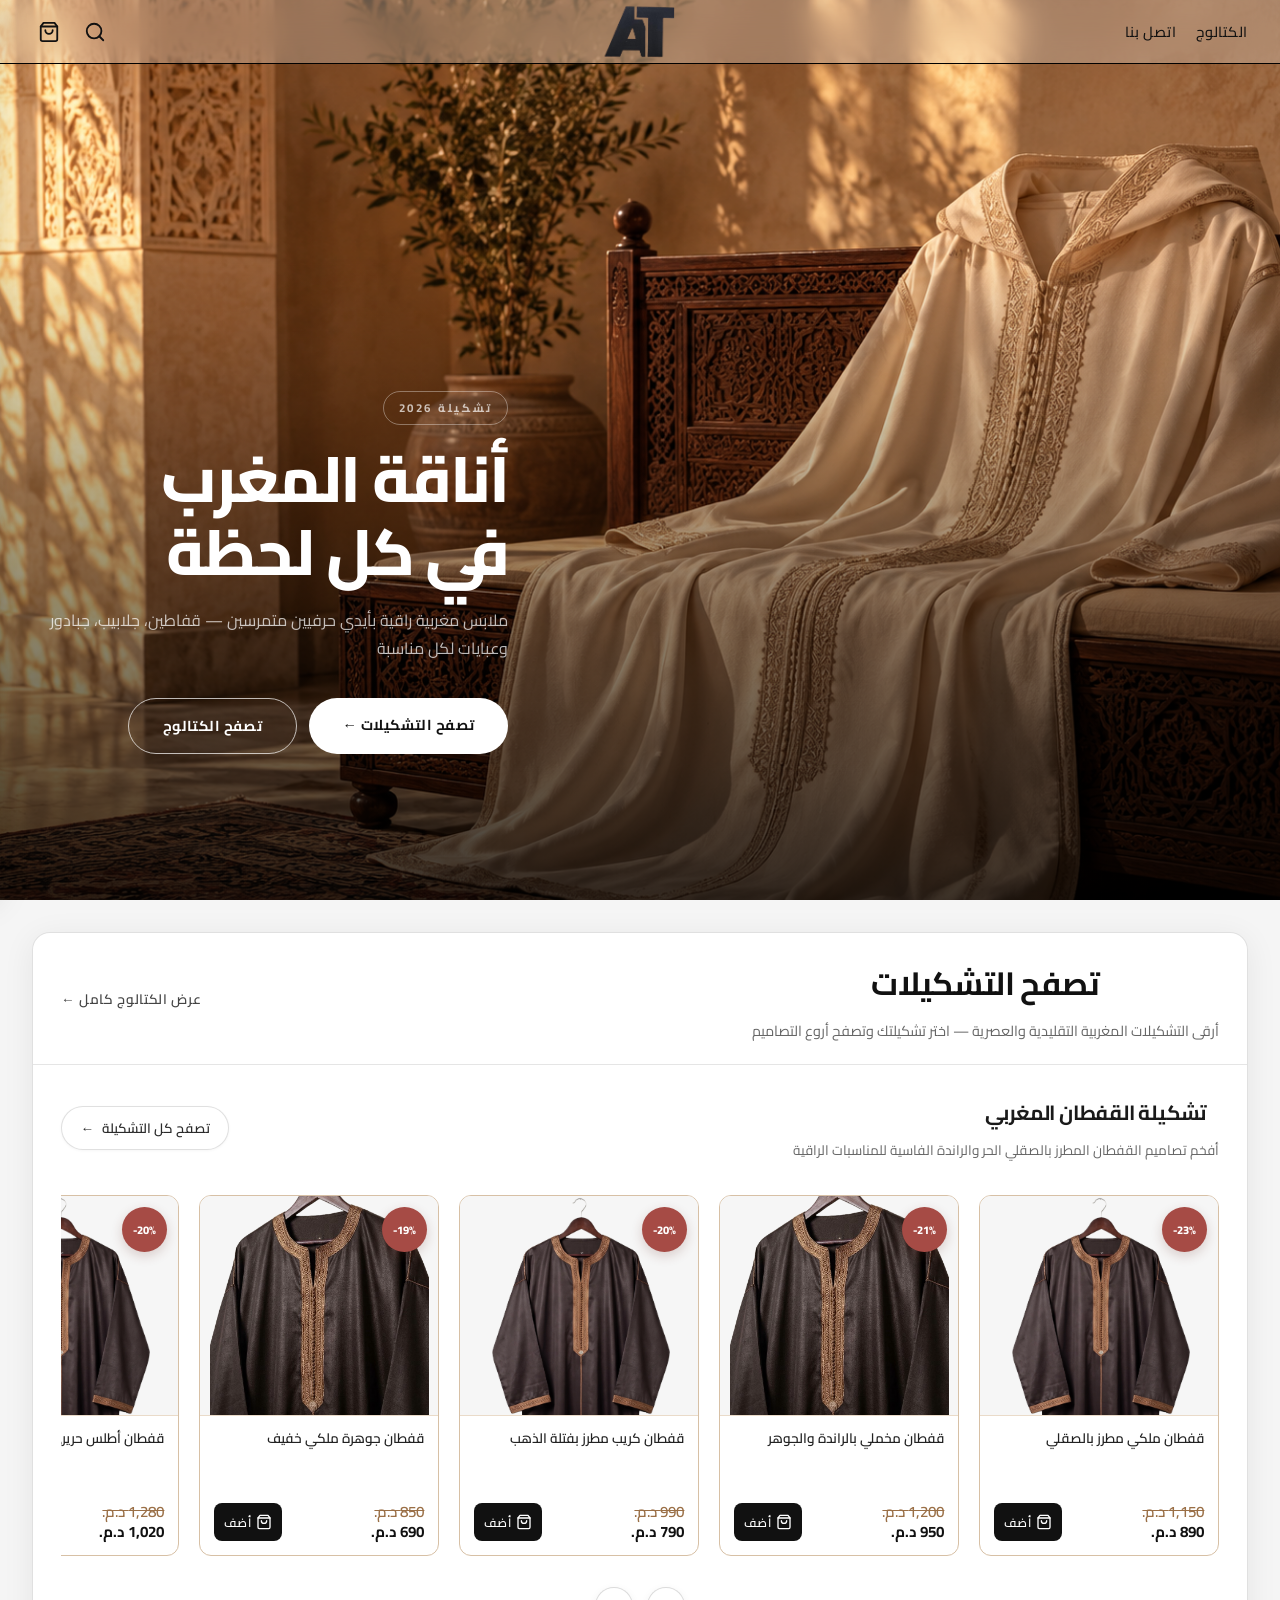
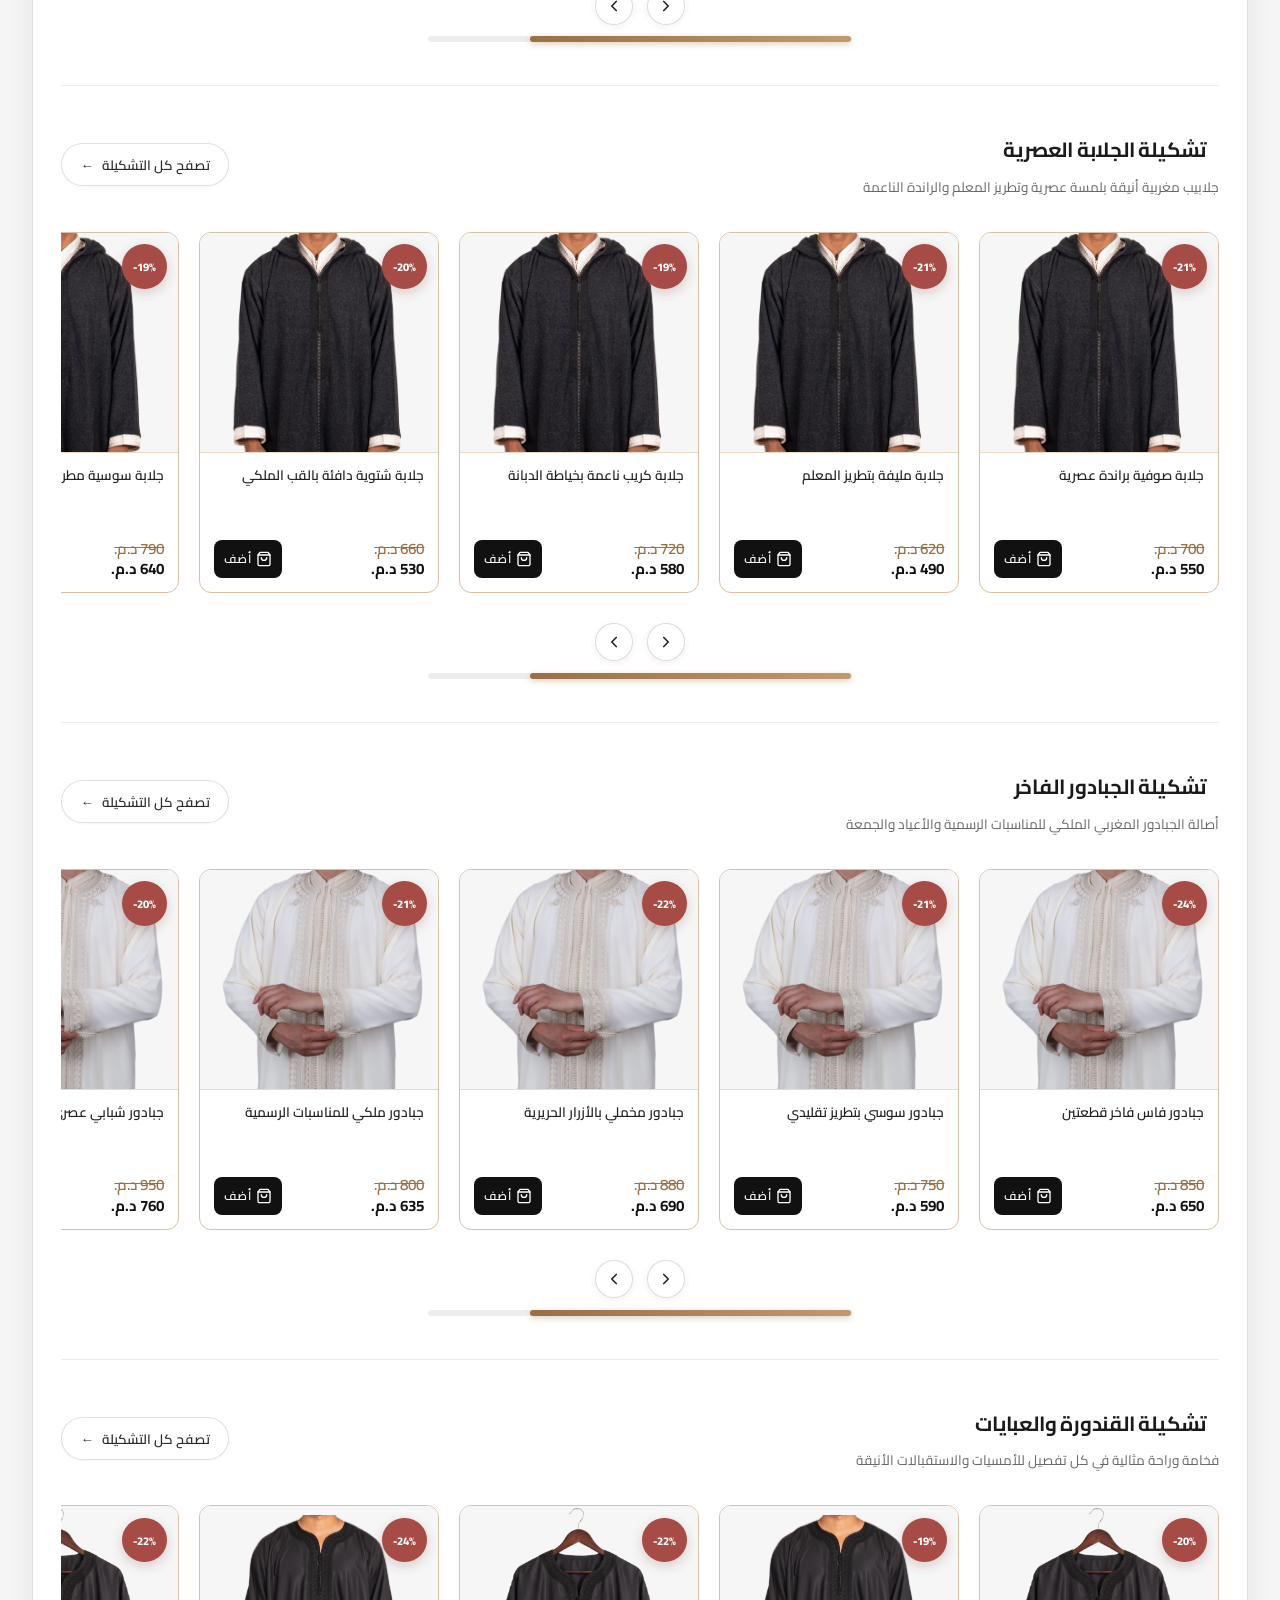
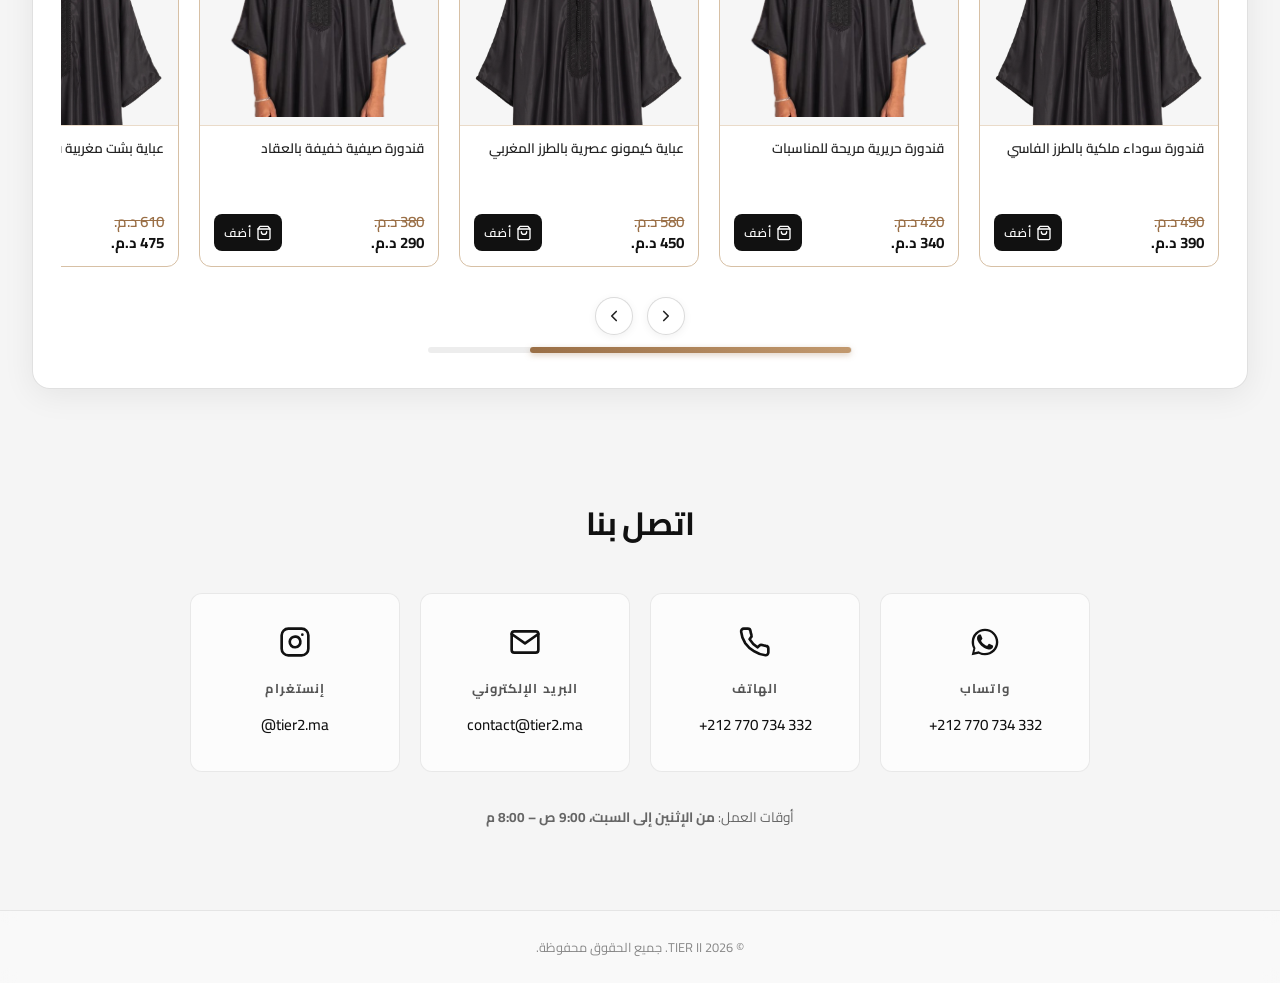
<file: index.html>
<!DOCTYPE html>
<html lang="ar" dir="rtl">
<head>
  <meta charset="UTF-8" />
  <meta name="viewport" content="width=device-width, initial-scale=1.0" />
  <title>TIER II — المتجر الإلكتروني للأزياء المغربية الراقية</title>
  <link rel="preconnect" href="https://fonts.googleapis.com">
  <link rel="preconnect" href="https://fonts.gstatic.com" crossorigin>
  <link href="https://fonts.googleapis.com/css2?family=Cairo:wght@400;500;600;700;800&family=Tajawal:wght@400;500;700&display=swap" rel="stylesheet">
  <link rel="stylesheet" href="style.css?v=2" />
</head>
<body>

  
  <nav class="navbar" id="navbar">
    
    <div class="nav-left">
      <button class="nav-burger-btn" id="nav-burger-btn" aria-label="تبديل القائمة" aria-expanded="false">
        <span class="burger-lines">
          <span class="line"></span>
          <span class="line"></span>
          <span class="line"></span>
        </span>
      </button>
      <div class="nav-menu" id="nav-menu">
        <a href="catalogue.html" class="nav-link">الكتالوج</a>
        <a href="#contact" class="nav-link">اتصل بنا</a>
      </div>
    </div>

    
    <div class="nav-center">
      <a href="index.html" class="nav-logo">
        <img src="imgs/logo.png" alt="TIER II" class="nav-logo-img" />
      </a>
    </div>

    
    <div class="nav-right">
      
      <button class="nav-icon-btn" id="nav-search-btn" aria-label="البحث">
        <svg xmlns="http://www.w3.org/2000/svg" width="22" height="22" viewBox="0 0 24 24"
             fill="none" stroke="currentColor" stroke-width="2" stroke-linecap="round" stroke-linejoin="round">
          <circle cx="11" cy="11" r="8"/>
          <line x1="21" y1="21" x2="16.65" y2="16.65"/>
        </svg>
      </button>

      
      <button class="nav-icon-btn bag-btn" id="bag-btn" aria-label="حقيبة التسوق">
        <svg xmlns="http://www.w3.org/2000/svg" width="22" height="22" viewBox="0 0 24 24"
             fill="none" stroke="currentColor" stroke-width="2" stroke-linecap="round" stroke-linejoin="round">
          <path d="M6 2 3 6v14a2 2 0 0 0 2 2h14a2 2 0 0 0 2-2V6l-3-4z"/>
          <line x1="3" y1="6" x2="21" y2="6"/>
          <path d="M16 10a4 4 0 0 1-8 0"/>
        </svg>
        <span class="bag-count" id="bag-count" aria-label="عدد المنتجات في الحقيبة">0</span>
      </button>
    </div>

    
    <div class="nav-search-overlay" id="nav-search-overlay">
      <form class="nav-search-form" id="nav-search-form" action="catalogue.html" method="GET">
        <svg class="nav-search-icon" xmlns="http://www.w3.org/2000/svg" width="20" height="20" viewBox="0 0 24 24"
             fill="none" stroke="currentColor" stroke-width="2" stroke-linecap="round" stroke-linejoin="round">
          <circle cx="11" cy="11" r="8"/>
          <line x1="21" y1="21" x2="16.65" y2="16.65"/>
        </svg>
        <input type="text" name="search" id="nav-search-input" class="nav-search-input"
               placeholder="ابحث عن قفطان، جلابة، جبادور، قندورة..." autocomplete="off" />
        <button type="submit" class="nav-search-submit">بحث</button>
        <button type="button" class="nav-search-close" id="nav-search-close" aria-label="إغلاق البحث">✕</button>
      </form>
    </div>
  </nav>

  
  <!-- Landing / Hero Section -->
  <section class="landing-hero" id="landing">
    <div class="landing-hero-overlay"></div>
    <div class="landing-hero-inner">
      <p class="landing-hero-sub">تشكيلة 2026</p>
      <h1 class="landing-hero-title">أناقة المغرب<br>في كل لحظة</h1>
      <p class="landing-hero-desc">ملابس مغربية راقية بأيدي حرفيين متمرسين — قفاطين، جلابيب، جبادور وعبايات لكل مناسبة</p>
      <div class="landing-hero-actions">
        <a href="#browse-collections" class="landing-hero-cta">تصفح التشكيلات ←</a>
        <a href="catalogue.html" class="landing-hero-cta landing-hero-secondary">تصفح الكتالوج</a>
      </div>
    </div>
  </section>

  <!-- Browse Collections Section -->
  <section class="browse-collections" id="browse-collections">
    <div class="section-header-bar">
      <div>
        <h2 class="section-title">تصفح التشكيلات</h2>
        <p class="section-subtitle">أرقى التشكيلات المغربية التقليدية والعصرية — اختر تشكيلتك وتصفح أروع التصاميم</p>
      </div>
      <a href="catalogue.html" class="view-all">عرض الكتالوج كامل ←</a>
    </div>
    <div class="section-body">

      <!-- Column 1: Caftans Collection -->
      <div class="collection-column" data-category="caftans">
        <div class="collection-column-header">
          <div class="collection-header-text">
            <div class="collection-title-row">
              <h3 class="collection-column-title">تشكيلة القفطان المغربي</h3>
            </div>
            <p class="collection-column-desc">أفخم تصاميم القفطان المطرز بالصقلي الحر والراندة الفاسية للمناسبات الراقية</p>
          </div>
          <div class="collection-header-actions">
            <a href="catalogue.html?cat=caftans" class="collection-browse-all-btn">
              <span>تصفح كل التشكيلة</span>
              <span class="btn-arrow">←</span>
            </a>
          </div>
        </div>

        <div class="collection-scroll-wrapper">
          <div class="collection-scroll-track">

            <div class="product-card" data-name="قفطان ملكي مطرز بالصقلي" data-price="890 د.م.">
              <a href="product.html" class="card-media-link">
                <div class="card-img" style="background-image: url('imgs/caftan-brown.png');"></div>
                <div class="card-body">
                  <p class="card-name">قفطان ملكي مطرز بالصقلي</p>
                </div>
              </a>
              <div class="card-body" style="padding-top:0;">
                <div class="card-pricing">
                  <div class="card-prices">
                    <span class="price-before">1,150 د.م.</span>
                    <span class="price-after">890 د.م.</span>
                  </div>
                  <button class="add-to-cart">
                    <svg xmlns="http://www.w3.org/2000/svg" width="16" height="16" viewBox="0 0 24 24" fill="none" stroke="currentColor" stroke-width="2" stroke-linecap="round" stroke-linejoin="round">
                      <path d="M6 2 3 6v14a2 2 0 0 0 2 2h14a2 2 0 0 0 2-2V6l-3-4z"/>
                      <line x1="3" y1="6" x2="21" y2="6"/>
                      <path d="M16 10a4 4 0 0 1-8 0"/>
                    </svg>
                    أضف
                  </button>
                </div>
              </div>
            </div>

            <div class="product-card" data-name="قفطان مخملي بالراندة والجوهر" data-price="950 د.م.">
              <a href="product.html" class="card-media-link">
                <div class="card-img" style="background-image: url('imgs/product-secondary-1.png');"></div>
                <div class="card-body">
                  <p class="card-name">قفطان مخملي بالراندة والجوهر</p>
                </div>
              </a>
              <div class="card-body" style="padding-top:0;">
                <div class="card-pricing">
                  <div class="card-prices">
                    <span class="price-before">1,200 د.م.</span>
                    <span class="price-after">950 د.م.</span>
                  </div>
                  <button class="add-to-cart">
                    <svg xmlns="http://www.w3.org/2000/svg" width="16" height="16" viewBox="0 0 24 24" fill="none" stroke="currentColor" stroke-width="2" stroke-linecap="round" stroke-linejoin="round">
                      <path d="M6 2 3 6v14a2 2 0 0 0 2 2h14a2 2 0 0 0 2-2V6l-3-4z"/>
                      <line x1="3" y1="6" x2="21" y2="6"/>
                      <path d="M16 10a4 4 0 0 1-8 0"/>
                    </svg>
                    أضف
                  </button>
                </div>
              </div>
            </div>

            <div class="product-card" data-name="قفطان كريب مطرز بفتلة الذهب" data-price="790 د.م.">
              <a href="product.html" class="card-media-link">
                <div class="card-img" style="background-image: url('imgs/caftan-brown.png');"></div>
                <div class="card-body">
                  <p class="card-name">قفطان كريب مطرز بفتلة الذهب</p>
                </div>
              </a>
              <div class="card-body" style="padding-top:0;">
                <div class="card-pricing">
                  <div class="card-prices">
                    <span class="price-before">990 د.م.</span>
                    <span class="price-after">790 د.م.</span>
                  </div>
                  <button class="add-to-cart">
                    <svg xmlns="http://www.w3.org/2000/svg" width="16" height="16" viewBox="0 0 24 24" fill="none" stroke="currentColor" stroke-width="2" stroke-linecap="round" stroke-linejoin="round">
                      <path d="M6 2 3 6v14a2 2 0 0 0 2 2h14a2 2 0 0 0 2-2V6l-3-4z"/>
                      <line x1="3" y1="6" x2="21" y2="6"/>
                      <path d="M16 10a4 4 0 0 1-8 0"/>
                    </svg>
                    أضف
                  </button>
                </div>
              </div>
            </div>

            <div class="product-card" data-name="قفطان جوهرة ملكي خفيف" data-price="690 د.م.">
              <a href="product.html" class="card-media-link">
                <div class="card-img" style="background-image: url('imgs/product-secondary-1.png');"></div>
                <div class="card-body">
                  <p class="card-name">قفطان جوهرة ملكي خفيف</p>
                </div>
              </a>
              <div class="card-body" style="padding-top:0;">
                <div class="card-pricing">
                  <div class="card-prices">
                    <span class="price-before">850 د.م.</span>
                    <span class="price-after">690 د.م.</span>
                  </div>
                  <button class="add-to-cart">
                    <svg xmlns="http://www.w3.org/2000/svg" width="16" height="16" viewBox="0 0 24 24" fill="none" stroke="currentColor" stroke-width="2" stroke-linecap="round" stroke-linejoin="round">
                      <path d="M6 2 3 6v14a2 2 0 0 0 2 2h14a2 2 0 0 0 2-2V6l-3-4z"/>
                      <line x1="3" y1="6" x2="21" y2="6"/>
                      <path d="M16 10a4 4 0 0 1-8 0"/>
                    </svg>
                    أضف
                  </button>
                </div>
              </div>
            </div>

            <div class="product-card" data-name="قفطان أطلس حريري بالزواق الفاسي" data-price="1,020 د.م.">
              <a href="product.html" class="card-media-link">
                <div class="card-img" style="background-image: url('imgs/caftan-brown.png');"></div>
                <div class="card-body">
                  <p class="card-name">قفطان أطلس حريري بالزواق الفاسي</p>
                </div>
              </a>
              <div class="card-body" style="padding-top:0;">
                <div class="card-pricing">
                  <div class="card-prices">
                    <span class="price-before">1,280 د.م.</span>
                    <span class="price-after">1,020 د.م.</span>
                  </div>
                  <button class="add-to-cart">
                    <svg xmlns="http://www.w3.org/2000/svg" width="16" height="16" viewBox="0 0 24 24" fill="none" stroke="currentColor" stroke-width="2" stroke-linecap="round" stroke-linejoin="round">
                      <path d="M6 2 3 6v14a2 2 0 0 0 2 2h14a2 2 0 0 0 2-2V6l-3-4z"/>
                      <line x1="3" y1="6" x2="21" y2="6"/>
                      <path d="M16 10a4 4 0 0 1-8 0"/>
                    </svg>
                    أضف
                  </button>
                </div>
              </div>
            </div>

            <!-- Browse all caftans card -->
            <a href="catalogue.html?cat=caftans" class="collection-browse-card" aria-label="عرض جميع القفاطين">
              <div class="browse-card-icon">
                <svg xmlns="http://www.w3.org/2000/svg" width="28" height="28" viewBox="0 0 24 24" fill="none" stroke="currentColor" stroke-width="2" stroke-linecap="round" stroke-linejoin="round">
                  <circle cx="12" cy="12" r="10"/>
                  <polyline points="12 8 8 12 12 16"/>
                  <line x1="16" y1="12" x2="8" y2="12"/>
                </svg>
              </div>
              <p class="browse-card-title">عرض كل التشكيلة</p>
              <p class="browse-card-subtitle">استكشف جميع تصاميم القفطان</p>
              <span class="browse-card-cta">تصفح الآن ←</span>
            </a>

          </div>
          <div class="collection-bottom-controls">
            <div class="collection-nav-arrows">
              <button type="button" class="lane-arrow lane-arrow-prev" aria-label="السابق" title="السابق">
                <svg xmlns="http://www.w3.org/2000/svg" width="18" height="18" viewBox="0 0 24 24" fill="none" stroke="currentColor" stroke-width="2.2" stroke-linecap="round" stroke-linejoin="round"><polyline points="9 18 15 12 9 6"/></svg>
              </button>
              <button type="button" class="lane-arrow lane-arrow-next" aria-label="التالي" title="التالي">
                <svg xmlns="http://www.w3.org/2000/svg" width="18" height="18" viewBox="0 0 24 24" fill="none" stroke="currentColor" stroke-width="2.2" stroke-linecap="round" stroke-linejoin="round"><polyline points="15 18 9 12 15 6"/></svg>
              </button>
            </div>
          </div>
          <div class="collection-custom-scrollbar">
            <div class="collection-scrollbar-track" role="scrollbar" aria-label="شريط التمرير للقفاطين">
              <div class="collection-scrollbar-thumb"></div>
            </div>
          </div>
        </div>
      </div>

      <!-- Column 2: Djellabas Collection -->
      <div class="collection-column" data-category="djellabas">
        <div class="collection-column-header">
          <div class="collection-header-text">
            <div class="collection-title-row">
              <h3 class="collection-column-title">تشكيلة الجلابة العصرية</h3>
            </div>
            <p class="collection-column-desc">جلابيب مغربية أنيقة بلمسة عصرية وتطريز المعلم والراندة الناعمة</p>
          </div>
          <div class="collection-header-actions">
            <a href="catalogue.html?cat=djellabas" class="collection-browse-all-btn">
              <span>تصفح كل التشكيلة</span>
              <span class="btn-arrow">←</span>
            </a>
          </div>
        </div>

        <div class="collection-scroll-wrapper">
          <div class="collection-scroll-track">

            <div class="product-card" data-name="جلابة صوفية براندة عصرية" data-price="550 د.م.">
              <a href="product.html" class="card-media-link">
                <div class="card-img" style="background-image: url('imgs/djellaba.png');"></div>
                <div class="card-body">
                  <p class="card-name">جلابة صوفية براندة عصرية</p>
                </div>
              </a>
              <div class="card-body" style="padding-top:0;">
                <div class="card-pricing">
                  <div class="card-prices">
                    <span class="price-before">700 د.م.</span>
                    <span class="price-after">550 د.م.</span>
                  </div>
                  <button class="add-to-cart">
                    <svg xmlns="http://www.w3.org/2000/svg" width="16" height="16" viewBox="0 0 24 24" fill="none" stroke="currentColor" stroke-width="2" stroke-linecap="round" stroke-linejoin="round">
                      <path d="M6 2 3 6v14a2 2 0 0 0 2 2h14a2 2 0 0 0 2-2V6l-3-4z"/>
                      <line x1="3" y1="6" x2="21" y2="6"/>
                      <path d="M16 10a4 4 0 0 1-8 0"/>
                    </svg>
                    أضف
                  </button>
                </div>
              </div>
            </div>

            <div class="product-card" data-name="جلابة مليفة بتطريز المعلم" data-price="490 د.م.">
              <a href="product.html" class="card-media-link">
                <div class="card-img" style="background-image: url('imgs/djellaba.png');"></div>
                <div class="card-body">
                  <p class="card-name">جلابة مليفة بتطريز المعلم</p>
                </div>
              </a>
              <div class="card-body" style="padding-top:0;">
                <div class="card-pricing">
                  <div class="card-prices">
                    <span class="price-before">620 د.م.</span>
                    <span class="price-after">490 د.م.</span>
                  </div>
                  <button class="add-to-cart">
                    <svg xmlns="http://www.w3.org/2000/svg" width="16" height="16" viewBox="0 0 24 24" fill="none" stroke="currentColor" stroke-width="2" stroke-linecap="round" stroke-linejoin="round">
                      <path d="M6 2 3 6v14a2 2 0 0 0 2 2h14a2 2 0 0 0 2-2V6l-3-4z"/>
                      <line x1="3" y1="6" x2="21" y2="6"/>
                      <path d="M16 10a4 4 0 0 1-8 0"/>
                    </svg>
                    أضف
                  </button>
                </div>
              </div>
            </div>

            <div class="product-card" data-name="جلابة كريب ناعمة بخياطة الدبانة" data-price="580 د.م.">
              <a href="product.html" class="card-media-link">
                <div class="card-img" style="background-image: url('imgs/djellaba.png');"></div>
                <div class="card-body">
                  <p class="card-name">جلابة كريب ناعمة بخياطة الدبانة</p>
                </div>
              </a>
              <div class="card-body" style="padding-top:0;">
                <div class="card-pricing">
                  <div class="card-prices">
                    <span class="price-before">720 د.م.</span>
                    <span class="price-after">580 د.م.</span>
                  </div>
                  <button class="add-to-cart">
                    <svg xmlns="http://www.w3.org/2000/svg" width="16" height="16" viewBox="0 0 24 24" fill="none" stroke="currentColor" stroke-width="2" stroke-linecap="round" stroke-linejoin="round">
                      <path d="M6 2 3 6v14a2 2 0 0 0 2 2h14a2 2 0 0 0 2-2V6l-3-4z"/>
                      <line x1="3" y1="6" x2="21" y2="6"/>
                      <path d="M16 10a4 4 0 0 1-8 0"/>
                    </svg>
                    أضف
                  </button>
                </div>
              </div>
            </div>

            <div class="product-card" data-name="جلابة شتوية دافئة بالقب الملكي" data-price="530 د.م.">
              <a href="product.html" class="card-media-link">
                <div class="card-img" style="background-image: url('imgs/djellaba.png');"></div>
                <div class="card-body">
                  <p class="card-name">جلابة شتوية دافئة بالقب الملكي</p>
                </div>
              </a>
              <div class="card-body" style="padding-top:0;">
                <div class="card-pricing">
                  <div class="card-prices">
                    <span class="price-before">660 د.م.</span>
                    <span class="price-after">530 د.م.</span>
                  </div>
                  <button class="add-to-cart">
                    <svg xmlns="http://www.w3.org/2000/svg" width="16" height="16" viewBox="0 0 24 24" fill="none" stroke="currentColor" stroke-width="2" stroke-linecap="round" stroke-linejoin="round">
                      <path d="M6 2 3 6v14a2 2 0 0 0 2 2h14a2 2 0 0 0 2-2V6l-3-4z"/>
                      <line x1="3" y1="6" x2="21" y2="6"/>
                      <path d="M16 10a4 4 0 0 1-8 0"/>
                    </svg>
                    أضف
                  </button>
                </div>
              </div>
            </div>

            <div class="product-card" data-name="جلابة سوسية مطروزة بالحرير" data-price="640 د.م.">
              <a href="product.html" class="card-media-link">
                <div class="card-img" style="background-image: url('imgs/djellaba.png');"></div>
                <div class="card-body">
                  <p class="card-name">جلابة سوسية مطروزة بالحرير</p>
                </div>
              </a>
              <div class="card-body" style="padding-top:0;">
                <div class="card-pricing">
                  <div class="card-prices">
                    <span class="price-before">790 د.م.</span>
                    <span class="price-after">640 د.م.</span>
                  </div>
                  <button class="add-to-cart">
                    <svg xmlns="http://www.w3.org/2000/svg" width="16" height="16" viewBox="0 0 24 24" fill="none" stroke="currentColor" stroke-width="2" stroke-linecap="round" stroke-linejoin="round">
                      <path d="M6 2 3 6v14a2 2 0 0 0 2 2h14a2 2 0 0 0 2-2V6l-3-4z"/>
                      <line x1="3" y1="6" x2="21" y2="6"/>
                      <path d="M16 10a4 4 0 0 1-8 0"/>
                    </svg>
                    أضف
                  </button>
                </div>
              </div>
            </div>

            <!-- Browse all djellabas card -->
            <a href="catalogue.html?cat=djellabas" class="collection-browse-card" aria-label="عرض جميع الجلابيب">
              <div class="browse-card-icon">
                <svg xmlns="http://www.w3.org/2000/svg" width="28" height="28" viewBox="0 0 24 24" fill="none" stroke="currentColor" stroke-width="2" stroke-linecap="round" stroke-linejoin="round">
                  <circle cx="12" cy="12" r="10"/>
                  <polyline points="12 8 8 12 12 16"/>
                  <line x1="16" y1="12" x2="8" y2="12"/>
                </svg>
              </div>
              <p class="browse-card-title">عرض كل التشكيلة</p>
              <p class="browse-card-subtitle">استكشف جميع تصاميم الجلابة</p>
              <span class="browse-card-cta">تصفح الآن ←</span>
            </a>

          </div>
          <div class="collection-bottom-controls">
            <div class="collection-nav-arrows">
              <button type="button" class="lane-arrow lane-arrow-prev" aria-label="السابق" title="السابق">
                <svg xmlns="http://www.w3.org/2000/svg" width="18" height="18" viewBox="0 0 24 24" fill="none" stroke="currentColor" stroke-width="2.2" stroke-linecap="round" stroke-linejoin="round"><polyline points="9 18 15 12 9 6"/></svg>
              </button>
              <button type="button" class="lane-arrow lane-arrow-next" aria-label="التالي" title="التالي">
                <svg xmlns="http://www.w3.org/2000/svg" width="18" height="18" viewBox="0 0 24 24" fill="none" stroke="currentColor" stroke-width="2.2" stroke-linecap="round" stroke-linejoin="round"><polyline points="15 18 9 12 15 6"/></svg>
              </button>
            </div>
          </div>
          <div class="collection-custom-scrollbar">
            <div class="collection-scrollbar-track" role="scrollbar" aria-label="شريط التمرير للجلابيب">
              <div class="collection-scrollbar-thumb"></div>
            </div>
          </div>
        </div>
      </div>

      <!-- Column 3: Jabadours Collection -->
      <div class="collection-column" data-category="jabadours">
        <div class="collection-column-header">
          <div class="collection-header-text">
            <div class="collection-title-row">
              <h3 class="collection-column-title">تشكيلة الجبادور الفاخر</h3>
            </div>
            <p class="collection-column-desc">أصالة الجبادور المغربي الملكي للمناسبات الرسمية والأعياد والجمعة</p>
          </div>
          <div class="collection-header-actions">
            <a href="catalogue.html?cat=jabadours" class="collection-browse-all-btn">
              <span>تصفح كل التشكيلة</span>
              <span class="btn-arrow">←</span>
            </a>
          </div>
        </div>

        <div class="collection-scroll-wrapper">
          <div class="collection-scroll-track">

            <div class="product-card" data-name="جبادور فاس فاخر قطعتين" data-price="650 د.م.">
              <a href="product.html" class="card-media-link">
                <div class="card-img" style="background-image: url('imgs/jabadour.png');"></div>
                <div class="card-body">
                  <p class="card-name">جبادور فاس فاخر قطعتين</p>
                </div>
              </a>
              <div class="card-body" style="padding-top:0;">
                <div class="card-pricing">
                  <div class="card-prices">
                    <span class="price-before">850 د.م.</span>
                    <span class="price-after">650 د.م.</span>
                  </div>
                  <button class="add-to-cart">
                    <svg xmlns="http://www.w3.org/2000/svg" width="16" height="16" viewBox="0 0 24 24" fill="none" stroke="currentColor" stroke-width="2" stroke-linecap="round" stroke-linejoin="round">
                      <path d="M6 2 3 6v14a2 2 0 0 0 2 2h14a2 2 0 0 0 2-2V6l-3-4z"/>
                      <line x1="3" y1="6" x2="21" y2="6"/>
                      <path d="M16 10a4 4 0 0 1-8 0"/>
                    </svg>
                    أضف
                  </button>
                </div>
              </div>
            </div>

            <div class="product-card" data-name="جبادور سوسي بتطريز تقليدي" data-price="590 د.م.">
              <a href="product.html" class="card-media-link">
                <div class="card-img" style="background-image: url('imgs/jabadour.png');"></div>
                <div class="card-body">
                  <p class="card-name">جبادور سوسي بتطريز تقليدي</p>
                </div>
              </a>
              <div class="card-body" style="padding-top:0;">
                <div class="card-pricing">
                  <div class="card-prices">
                    <span class="price-before">750 د.م.</span>
                    <span class="price-after">590 د.م.</span>
                  </div>
                  <button class="add-to-cart">
                    <svg xmlns="http://www.w3.org/2000/svg" width="16" height="16" viewBox="0 0 24 24" fill="none" stroke="currentColor" stroke-width="2" stroke-linecap="round" stroke-linejoin="round">
                      <path d="M6 2 3 6v14a2 2 0 0 0 2 2h14a2 2 0 0 0 2-2V6l-3-4z"/>
                      <line x1="3" y1="6" x2="21" y2="6"/>
                      <path d="M16 10a4 4 0 0 1-8 0"/>
                    </svg>
                    أضف
                  </button>
                </div>
              </div>
            </div>

            <div class="product-card" data-name="جبادور مخملي بالأزرار الحريرية" data-price="690 د.م.">
              <a href="product.html" class="card-media-link">
                <div class="card-img" style="background-image: url('imgs/jabadour.png');"></div>
                <div class="card-body">
                  <p class="card-name">جبادور مخملي بالأزرار الحريرية</p>
                </div>
              </a>
              <div class="card-body" style="padding-top:0;">
                <div class="card-pricing">
                  <div class="card-prices">
                    <span class="price-before">880 د.م.</span>
                    <span class="price-after">690 د.م.</span>
                  </div>
                  <button class="add-to-cart">
                    <svg xmlns="http://www.w3.org/2000/svg" width="16" height="16" viewBox="0 0 24 24" fill="none" stroke="currentColor" stroke-width="2" stroke-linecap="round" stroke-linejoin="round">
                      <path d="M6 2 3 6v14a2 2 0 0 0 2 2h14a2 2 0 0 0 2-2V6l-3-4z"/>
                      <line x1="3" y1="6" x2="21" y2="6"/>
                      <path d="M16 10a4 4 0 0 1-8 0"/>
                    </svg>
                    أضف
                  </button>
                </div>
              </div>
            </div>

            <div class="product-card" data-name="جبادور ملكي للمناسبات الرسمية" data-price="635 د.م.">
              <a href="product.html" class="card-media-link">
                <div class="card-img" style="background-image: url('imgs/jabadour.png');"></div>
                <div class="card-body">
                  <p class="card-name">جبادور ملكي للمناسبات الرسمية</p>
                </div>
              </a>
              <div class="card-body" style="padding-top:0;">
                <div class="card-pricing">
                  <div class="card-prices">
                    <span class="price-before">800 د.م.</span>
                    <span class="price-after">635 د.م.</span>
                  </div>
                  <button class="add-to-cart">
                    <svg xmlns="http://www.w3.org/2000/svg" width="16" height="16" viewBox="0 0 24 24" fill="none" stroke="currentColor" stroke-width="2" stroke-linecap="round" stroke-linejoin="round">
                      <path d="M6 2 3 6v14a2 2 0 0 0 2 2h14a2 2 0 0 0 2-2V6l-3-4z"/>
                      <line x1="3" y1="6" x2="21" y2="6"/>
                      <path d="M16 10a4 4 0 0 1-8 0"/>
                    </svg>
                    أضف
                  </button>
                </div>
              </div>
            </div>

            <div class="product-card" data-name="جبادور شبابي عصري بتطريز يدوي" data-price="760 د.م.">
              <a href="product.html" class="card-media-link">
                <div class="card-img" style="background-image: url('imgs/jabadour.png');"></div>
                <div class="card-body">
                  <p class="card-name">جبادور شبابي عصري بتطريز يدوي</p>
                </div>
              </a>
              <div class="card-body" style="padding-top:0;">
                <div class="card-pricing">
                  <div class="card-prices">
                    <span class="price-before">950 د.م.</span>
                    <span class="price-after">760 د.م.</span>
                  </div>
                  <button class="add-to-cart">
                    <svg xmlns="http://www.w3.org/2000/svg" width="16" height="16" viewBox="0 0 24 24" fill="none" stroke="currentColor" stroke-width="2" stroke-linecap="round" stroke-linejoin="round">
                      <path d="M6 2 3 6v14a2 2 0 0 0 2 2h14a2 2 0 0 0 2-2V6l-3-4z"/>
                      <line x1="3" y1="6" x2="21" y2="6"/>
                      <path d="M16 10a4 4 0 0 1-8 0"/>
                    </svg>
                    أضف
                  </button>
                </div>
              </div>
            </div>

            <!-- Browse all jabadours card -->
            <a href="catalogue.html?cat=jabadours" class="collection-browse-card" aria-label="عرض جميع الجبادور">
              <div class="browse-card-icon">
                <svg xmlns="http://www.w3.org/2000/svg" width="28" height="28" viewBox="0 0 24 24" fill="none" stroke="currentColor" stroke-width="2" stroke-linecap="round" stroke-linejoin="round">
                  <circle cx="12" cy="12" r="10"/>
                  <polyline points="12 8 8 12 12 16"/>
                  <line x1="16" y1="12" x2="8" y2="12"/>
                </svg>
              </div>
              <p class="browse-card-title">عرض كل التشكيلة</p>
              <p class="browse-card-subtitle">استكشف جميع تصاميم الجبادور</p>
              <span class="browse-card-cta">تصفح الآن ←</span>
            </a>

          </div>
          <div class="collection-bottom-controls">
            <div class="collection-nav-arrows">
              <button type="button" class="lane-arrow lane-arrow-prev" aria-label="السابق" title="السابق">
                <svg xmlns="http://www.w3.org/2000/svg" width="18" height="18" viewBox="0 0 24 24" fill="none" stroke="currentColor" stroke-width="2.2" stroke-linecap="round" stroke-linejoin="round"><polyline points="9 18 15 12 9 6"/></svg>
              </button>
              <button type="button" class="lane-arrow lane-arrow-next" aria-label="التالي" title="التالي">
                <svg xmlns="http://www.w3.org/2000/svg" width="18" height="18" viewBox="0 0 24 24" fill="none" stroke="currentColor" stroke-width="2.2" stroke-linecap="round" stroke-linejoin="round"><polyline points="15 18 9 12 15 6"/></svg>
              </button>
            </div>
          </div>
          <div class="collection-custom-scrollbar">
            <div class="collection-scrollbar-track" role="scrollbar" aria-label="شريط التمرير للجبادور">
              <div class="collection-scrollbar-thumb"></div>
            </div>
          </div>
        </div>
      </div>

      <!-- Column 4: Gandouras & Abayas Collection -->
      <div class="collection-column" data-category="gandouras">
        <div class="collection-column-header">
          <div class="collection-header-text">
            <div class="collection-title-row">
              <h3 class="collection-column-title">تشكيلة القندورة والعبايات</h3>
            </div>
            <p class="collection-column-desc">فخامة وراحة مثالية في كل تفصيل للأمسيات والاستقبالات الأنيقة</p>
          </div>
          <div class="collection-header-actions">
            <a href="catalogue.html?cat=gandouras" class="collection-browse-all-btn">
              <span>تصفح كل التشكيلة</span>
              <span class="btn-arrow">←</span>
            </a>
          </div>
        </div>

        <div class="collection-scroll-wrapper">
          <div class="collection-scroll-track">

            <div class="product-card" data-name="قندورة سوداء ملكية بالطرز الفاسي" data-price="390 د.م.">
              <a href="product.html" class="card-media-link">
                <div class="card-img" style="background-image: url('imgs/gandoura-black.png');"></div>
                <div class="card-body">
                  <p class="card-name">قندورة سوداء ملكية بالطرز الفاسي</p>
                </div>
              </a>
              <div class="card-body" style="padding-top:0;">
                <div class="card-pricing">
                  <div class="card-prices">
                    <span class="price-before">490 د.م.</span>
                    <span class="price-after">390 د.م.</span>
                  </div>
                  <button class="add-to-cart">
                    <svg xmlns="http://www.w3.org/2000/svg" width="16" height="16" viewBox="0 0 24 24" fill="none" stroke="currentColor" stroke-width="2" stroke-linecap="round" stroke-linejoin="round">
                      <path d="M6 2 3 6v14a2 2 0 0 0 2 2h14a2 2 0 0 0 2-2V6l-3-4z"/>
                      <line x1="3" y1="6" x2="21" y2="6"/>
                      <path d="M16 10a4 4 0 0 1-8 0"/>
                    </svg>
                    أضف
                  </button>
                </div>
              </div>
            </div>

            <div class="product-card" data-name="قندورة حريرية مريحة للمناسبات" data-price="340 د.م.">
              <a href="product.html" class="card-media-link">
                <div class="card-img" style="background-image: url('imgs/gandoura.png');"></div>
                <div class="card-body">
                  <p class="card-name">قندورة حريرية مريحة للمناسبات</p>
                </div>
              </a>
              <div class="card-body" style="padding-top:0;">
                <div class="card-pricing">
                  <div class="card-prices">
                    <span class="price-before">420 د.م.</span>
                    <span class="price-after">340 د.م.</span>
                  </div>
                  <button class="add-to-cart">
                    <svg xmlns="http://www.w3.org/2000/svg" width="16" height="16" viewBox="0 0 24 24" fill="none" stroke="currentColor" stroke-width="2" stroke-linecap="round" stroke-linejoin="round">
                      <path d="M6 2 3 6v14a2 2 0 0 0 2 2h14a2 2 0 0 0 2-2V6l-3-4z"/>
                      <line x1="3" y1="6" x2="21" y2="6"/>
                      <path d="M16 10a4 4 0 0 1-8 0"/>
                    </svg>
                    أضف
                  </button>
                </div>
              </div>
            </div>

            <div class="product-card" data-name="عباية كيمونو عصرية بالطرز المغربي" data-price="450 د.م.">
              <a href="product.html" class="card-media-link">
                <div class="card-img" style="background-image: url('imgs/gandoura-black.png');"></div>
                <div class="card-body">
                  <p class="card-name">عباية كيمونو عصرية بالطرز المغربي</p>
                </div>
              </a>
              <div class="card-body" style="padding-top:0;">
                <div class="card-pricing">
                  <div class="card-prices">
                    <span class="price-before">580 د.م.</span>
                    <span class="price-after">450 د.م.</span>
                  </div>
                  <button class="add-to-cart">
                    <svg xmlns="http://www.w3.org/2000/svg" width="16" height="16" viewBox="0 0 24 24" fill="none" stroke="currentColor" stroke-width="2" stroke-linecap="round" stroke-linejoin="round">
                      <path d="M6 2 3 6v14a2 2 0 0 0 2 2h14a2 2 0 0 0 2-2V6l-3-4z"/>
                      <line x1="3" y1="6" x2="21" y2="6"/>
                      <path d="M16 10a4 4 0 0 1-8 0"/>
                    </svg>
                    أضف
                  </button>
                </div>
              </div>
            </div>

            <div class="product-card" data-name="قندورة صيفية خفيفة بالعقاد" data-price="290 د.م.">
              <a href="product.html" class="card-media-link">
                <div class="card-img" style="background-image: url('imgs/gandoura.png');"></div>
                <div class="card-body">
                  <p class="card-name">قندورة صيفية خفيفة بالعقاد</p>
                </div>
              </a>
              <div class="card-body" style="padding-top:0;">
                <div class="card-pricing">
                  <div class="card-prices">
                    <span class="price-before">380 د.م.</span>
                    <span class="price-after">290 د.م.</span>
                  </div>
                  <button class="add-to-cart">
                    <svg xmlns="http://www.w3.org/2000/svg" width="16" height="16" viewBox="0 0 24 24" fill="none" stroke="currentColor" stroke-width="2" stroke-linecap="round" stroke-linejoin="round">
                      <path d="M6 2 3 6v14a2 2 0 0 0 2 2h14a2 2 0 0 0 2-2V6l-3-4z"/>
                      <line x1="3" y1="6" x2="21" y2="6"/>
                      <path d="M16 10a4 4 0 0 1-8 0"/>
                    </svg>
                    أضف
                  </button>
                </div>
              </div>
            </div>

            <div class="product-card" data-name="عباية بشت مغربية فاخرة بتطريز ذهبي" data-price="475 د.م.">
              <a href="product.html" class="card-media-link">
                <div class="card-img" style="background-image: url('imgs/gandoura-black.png');"></div>
                <div class="card-body">
                  <p class="card-name">عباية بشت مغربية فاخرة بتطريز ذهبي</p>
                </div>
              </a>
              <div class="card-body" style="padding-top:0;">
                <div class="card-pricing">
                  <div class="card-prices">
                    <span class="price-before">610 د.م.</span>
                    <span class="price-after">475 د.م.</span>
                  </div>
                  <button class="add-to-cart">
                    <svg xmlns="http://www.w3.org/2000/svg" width="16" height="16" viewBox="0 0 24 24" fill="none" stroke="currentColor" stroke-width="2" stroke-linecap="round" stroke-linejoin="round">
                      <path d="M6 2 3 6v14a2 2 0 0 0 2 2h14a2 2 0 0 0 2-2V6l-3-4z"/>
                      <line x1="3" y1="6" x2="21" y2="6"/>
                      <path d="M16 10a4 4 0 0 1-8 0"/>
                    </svg>
                    أضف
                  </button>
                </div>
              </div>
            </div>

            <!-- Browse all gandouras card -->
            <a href="catalogue.html?cat=gandouras" class="collection-browse-card" aria-label="عرض جميع القندورات والعبايات">
              <div class="browse-card-icon">
                <svg xmlns="http://www.w3.org/2000/svg" width="28" height="28" viewBox="0 0 24 24" fill="none" stroke="currentColor" stroke-width="2" stroke-linecap="round" stroke-linejoin="round">
                  <circle cx="12" cy="12" r="10"/>
                  <polyline points="12 8 8 12 12 16"/>
                  <line x1="16" y1="12" x2="8" y2="12"/>
                </svg>
              </div>
              <p class="browse-card-title">عرض كل التشكيلة</p>
              <p class="browse-card-subtitle">استكشف جميع تصاميم القندورة والعبايات</p>
              <span class="browse-card-cta">تصفح الآن ←</span>
            </a>

          </div>
          <div class="collection-bottom-controls">
            <div class="collection-nav-arrows">
              <button type="button" class="lane-arrow lane-arrow-prev" aria-label="السابق" title="السابق">
                <svg xmlns="http://www.w3.org/2000/svg" width="18" height="18" viewBox="0 0 24 24" fill="none" stroke="currentColor" stroke-width="2.2" stroke-linecap="round" stroke-linejoin="round"><polyline points="9 18 15 12 9 6"/></svg>
              </button>
              <button type="button" class="lane-arrow lane-arrow-next" aria-label="التالي" title="التالي">
                <svg xmlns="http://www.w3.org/2000/svg" width="18" height="18" viewBox="0 0 24 24" fill="none" stroke="currentColor" stroke-width="2.2" stroke-linecap="round" stroke-linejoin="round"><polyline points="15 18 9 12 15 6"/></svg>
              </button>
            </div>
          </div>
          <div class="collection-custom-scrollbar">
            <div class="collection-scrollbar-track" role="scrollbar" aria-label="شريط التمرير للقندورات">
              <div class="collection-scrollbar-thumb"></div>
            </div>
          </div>
        </div>
      </div>

    </div>
  </section>

  
  <section class="contact" id="contact">
    <h2 class="section-title">اتصل بنا</h2>

    <div class="contact-grid">

      <div class="contact-card">
        <div class="contact-icon">
          
          <svg xmlns="http://www.w3.org/2000/svg" width="32" height="32" viewBox="0 0 24 24" fill="currentColor">
            <path d="M17.472 14.382c-.297-.149-1.758-.867-2.03-.967-.273-.099-.471-.148-.67.15
                     -.197.297-.767.966-.94 1.164-.173.199-.347.223-.644.075-.297-.15-1.255-.463
                     -2.39-1.475-.883-.788-1.48-1.761-1.653-2.059-.173-.297-.018-.458.13-.606
                     .134-.133.298-.347.446-.521.149-.174.198-.298.298-.497.099-.198.05-.371
                     -.025-.52-.075-.149-.669-1.612-.916-2.207-.242-.579-.487-.5-.669-.51
                     a12.8 12.8 0 0 0-.57-.01c-.198 0-.52.074-.792.372-.272.297-1.04 1.016
                     -1.04 2.479 0 1.462 1.065 2.875 1.213 3.074.149.198 2.096 3.2 5.077 4.487
                     .709.306 1.262.489 1.694.625.712.227 1.36.195 1.871.118.571-.085 1.758-.719
                     2.006-1.413.248-.694.248-1.289.173-1.413-.074-.124-.272-.198-.57-.347z"/>
            <path d="M11.997 2.003A9.994 9.994 0 0 0 2 12c0 1.762.462 3.413 1.268 4.852L2 22l5.293
                     -1.249A9.979 9.979 0 0 0 12 22c5.514 0 10-4.486 10-10S17.514 2.003 11.997
                     2.003zm.003 18.25c-1.63 0-3.14-.44-4.44-1.2l-.318-.19-3.142.741.77-3.07
                     -.208-.326A8.202 8.202 0 0 1 3.8 12c0-4.52 3.682-8.2 8.2-8.2 4.52 0 8.2
                     3.68 8.2 8.2 0 4.518-3.68 8.25-8.2 8.253z"/>
          </svg>
        </div>
        <h3 class="contact-label">واتساب</h3>
        <a href="https://wa.me/212770734332" class="contact-value" dir="ltr">+212 770 734 332</a>
      </div>

      <div class="contact-card">
        <div class="contact-icon">
          
          <svg xmlns="http://www.w3.org/2000/svg" width="32" height="32" viewBox="0 0 24 24"
               fill="none" stroke="currentColor" stroke-width="2" stroke-linecap="round" stroke-linejoin="round">
            <path d="M22 16.92v3a2 2 0 0 1-2.18 2 19.79 19.79 0 0 1-8.63-3.07A19.5 19.5 0 0 1
                     4.69 13a19.79 19.79 0 0 1-3.07-8.67A2 2 0 0 1 3.59 2h3a2 2 0 0 1 2 1.72
                     c.127.96.361 1.903.7 2.81a2 2 0 0 1-.45 2.11L7.91 9.91a16 16 0 0 0 6.06
                     6.06l1.27-1.27a2 2 0 0 1 2.11-.45c.907.339 1.85.573 2.81.7A2 2 0 0 1 22
                     16.92z"/>
          </svg>
        </div>
        <h3 class="contact-label">الهاتف</h3>
        <a href="tel:+212770734332" class="contact-value" dir="ltr">+212 770 734 332</a>
      </div>

      <div class="contact-card">
        <div class="contact-icon">
          
          <svg xmlns="http://www.w3.org/2000/svg" width="32" height="32" viewBox="0 0 24 24"
               fill="none" stroke="currentColor" stroke-width="2" stroke-linecap="round" stroke-linejoin="round">
            <path d="M4 4h16c1.1 0 2 .9 2 2v12c0 1.1-.9 2-2 2H4c-1.1 0-2-.9-2-2V6c0-1.1.9-2 2-2z"/>
            <polyline points="22,6 12,13 2,6"/>
          </svg>
        </div>
        <h3 class="contact-label">البريد الإلكتروني</h3>
        <a href="mailto:contact@tier2.ma" class="contact-value">contact@tier2.ma</a>
      </div>

      <div class="contact-card">
        <div class="contact-icon">
          
          <svg xmlns="http://www.w3.org/2000/svg" width="32" height="32" viewBox="0 0 24 24"
               fill="none" stroke="currentColor" stroke-width="2" stroke-linecap="round" stroke-linejoin="round">
            <rect x="2" y="2" width="20" height="20" rx="5" ry="5"/>
            <path d="M16 11.37A4 4 0 1 1 12.63 8 4 4 0 0 1 16 11.37z"/>
            <line x1="17.5" y1="6.5" x2="17.51" y2="6.5"/>
          </svg>
        </div>
        <h3 class="contact-label">إنستغرام</h3>
        <a href="https://instagram.com/tier2.ma" class="contact-value" dir="ltr">@tier2.ma</a>
      </div>

    </div>

    <p class="contact-hours">أوقات العمل: <strong>من الإثنين إلى السبت، 9:00 ص – 8:00 م</strong></p>
  </section>

  <footer class="footer">
    <p>© 2026 TIER II. جميع الحقوق محفوظة.</p>
  </footer>

  
  
  <div class="bag-overlay" id="bag-overlay"></div>

  
  <aside class="bag-panel" id="bag-panel" aria-label="حقيبة التسوق">
    <div class="bag-panel-header">
      <span>حقيبة التسوق</span>
      <button class="bag-close-btn" id="bag-close-btn" aria-label="إغلاق الحقيبة">✕</button>
    </div>
    <div class="bag-items" id="bag-items">
      
      <p class="bag-empty" id="bag-empty">حقيبتك فارغة حالياً.</p>
    </div>
    <div class="bag-checkout">
      <a id="bag-checkout-btn" href="#" class="btn-whatsapp" target="_blank" rel="noopener">
        <svg xmlns="http://www.w3.org/2000/svg" width="18" height="18" viewBox="0 0 24 24" fill="currentColor">
          <path d="M17.472 14.382c-.297-.149-1.758-.867-2.03-.967-.273-.099-.471-.148-.67.15-.197.297-.767.966-.94 1.164-.173.199-.347.223-.644.075-.297-.15-1.255-.463-2.39-1.475-.883-.788-1.48-1.761-1.653-2.059-.173-.297-.018-.458.13-.606.134-.133.298-.347.446-.521.149-.174.198-.298.298-.497.099-.198.05-.371-.025-.52-.075-.149-.669-1.612-.916-2.207-.242-.579-.487-.5-.669-.51a12.8 12.8 0 0 0-.57-.01c-.198 0-.52.074-.792.372-.272.297-1.04 1.016-1.04 2.479 0 1.462 1.065 2.875 1.213 3.074.149.198 2.096 3.2 5.077 4.487.709.306 1.262.489 1.694.625.712.227 1.36.195 1.871.118.571-.085 1.758-.719 2.006-1.413.248-.694.248-1.289.173-1.413-.074-.124-.272-.198-.57-.347z"/>
          <path d="M11.997 2.003A9.994 9.994 0 0 0 2 12c0 1.762.462 3.413 1.268 4.852L2 22l5.293-1.249A9.979 9.979 0 0 0 12 22c5.514 0 10-4.486 10-10S17.514 2.003 11.997 2.003zm.003 18.25c-1.63 0-3.14-.44-4.44-1.2l-.318-.19-3.142.741.77-3.07-.208-.326A8.202 8.202 0 0 1 3.8 12c0-4.52 3.682-8.2 8.2-8.2 4.52 0 8.2 3.68 8.2 8.2 0 4.518-3.68 8.25-8.2 8.253z"/>
        </svg>
        إتمام الطلب عبر واتساب
      </a>
    </div>
  </aside>

  <script src="script.js?v=2"></script>
</body>
</html>
</file>
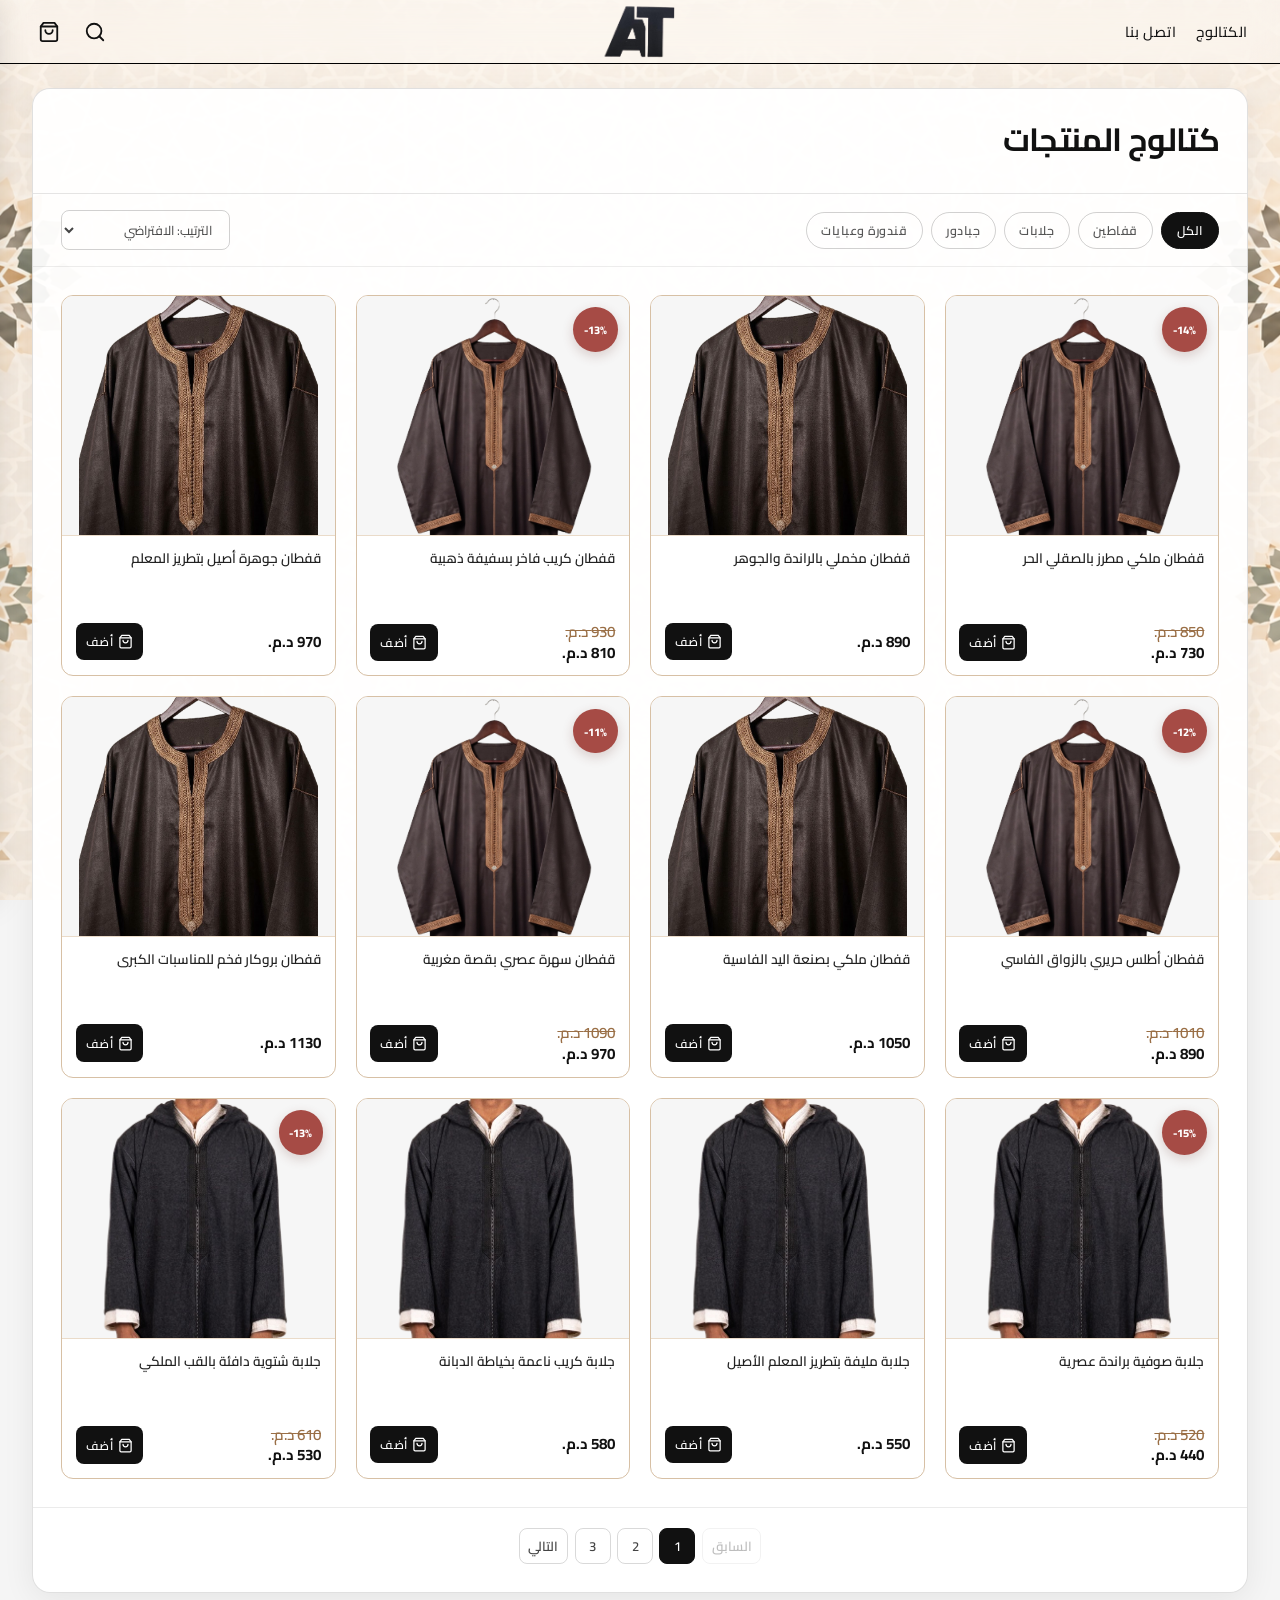
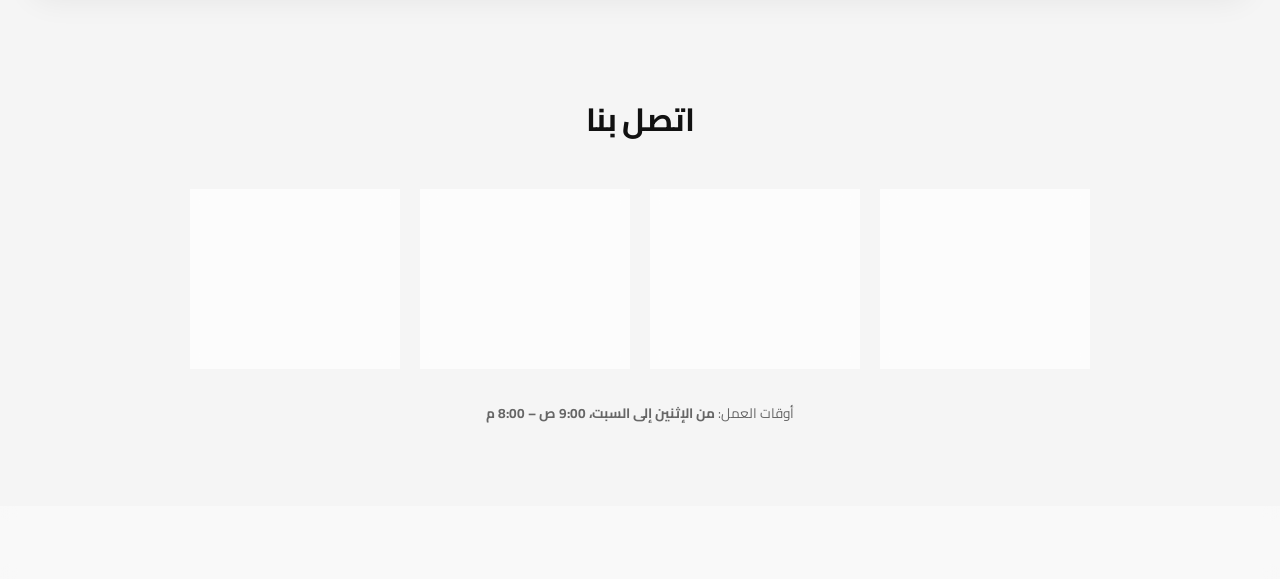
<file: catalogue.html>
<!DOCTYPE html>
<html lang="ar" dir="rtl">
<head>
  <meta charset="UTF-8" />
  <meta name="viewport" content="width=device-width, initial-scale=1.0" />
  <title>الكتالوج — TIER II للأزياء المغربية الراقية</title>
  <link rel="preconnect" href="https://fonts.googleapis.com">
  <link rel="preconnect" href="https://fonts.gstatic.com" crossorigin>
  <link href="https://fonts.googleapis.com/css2?family=Cairo:wght@400;500;600;700;800&family=Tajawal:wght@400;500;700&display=swap" rel="stylesheet">
  <link rel="stylesheet" href="style.css" />
  <link rel="stylesheet" href="catalogue.css" />
</head>
<body>

  
  <nav class="navbar" id="navbar">
    <div class="nav-left">
      <button class="nav-burger-btn" id="nav-burger-btn" aria-label="تبديل القائمة" aria-expanded="false">
        <span class="burger-lines">
          <span class="line"></span>
          <span class="line"></span>
          <span class="line"></span>
        </span>
      </button>
      <div class="nav-menu" id="nav-menu">
        <a href="catalogue.html" class="nav-link">الكتالوج</a>
        <a href="#contact" class="nav-link">اتصل بنا</a>
      </div>
    </div>
    <div class="nav-center">
      <a href="index.html" class="nav-logo">
        <img src="imgs/logo.png" alt="TIER II" class="nav-logo-img" />
      </a>
    </div>
    <div class="nav-right">
      

      <button class="nav-icon-btn" id="nav-search-btn" aria-label="البحث">
        <svg xmlns="http://www.w3.org/2000/svg" width="22" height="22" viewBox="0 0 24 24"
             fill="none" stroke="currentColor" stroke-width="2" stroke-linecap="round" stroke-linejoin="round">
          <circle cx="11" cy="11" r="8"/>
          <line x1="21" y1="21" x2="16.65" y2="16.65"/>
        </svg>
      </button>

      
      <button class="nav-icon-btn bag-btn" id="bag-btn" aria-label="حقيبة التسوق">
        <svg xmlns="http://www.w3.org/2000/svg" width="22" height="22" viewBox="0 0 24 24"
             fill="none" stroke="currentColor" stroke-width="2" stroke-linecap="round" stroke-linejoin="round">
          <path d="M6 2 3 6v14a2 2 0 0 0 2 2h14a2 2 0 0 0 2-2V6l-3-4z"/>
          <line x1="3" y1="6" x2="21" y2="6"/>
          <path d="M16 10a4 4 0 0 1-8 0"/>
        </svg>
        <span class="bag-count" id="bag-count" aria-label="عدد المنتجات في الحقيبة">0</span>
      </button>
    </div>

    
    <div class="nav-search-overlay" id="nav-search-overlay">
      <form class="nav-search-form" id="nav-search-form" action="catalogue.html" method="GET">
        <svg class="nav-search-icon" xmlns="http://www.w3.org/2000/svg" width="20" height="20" viewBox="0 0 24 24"
             fill="none" stroke="currentColor" stroke-width="2" stroke-linecap="round" stroke-linejoin="round">
          <circle cx="11" cy="11" r="8"/>
          <line x1="21" y1="21" x2="16.65" y2="16.65"/>
        </svg>
        <input type="text" name="search" id="nav-search-input" class="nav-search-input"
               placeholder="ابحث عن قفطان، جلابة، جبادور، قندورة..." autocomplete="off" />
        <button type="submit" class="nav-search-submit">بحث</button>
        <button type="button" class="nav-search-close" id="nav-search-close" aria-label="إغلاق البحث">✕</button>
      </form>
    </div>
  </nav>

  
  <section class="catalogue-section">

    
    <div class="section-header-bar">
      <h2 class="section-title">كتالوج المنتجات</h2>
      <span class="catalogue-count" id="catalogue-count"></span>
    </div>

    
    <div class="catalogue-toolbar">
      <div class="catalogue-filters">
        <button class="filter-btn active" data-filter="all">الكل</button>
        <button class="filter-btn" data-filter="caftans">قفاطين</button>
        <button class="filter-btn" data-filter="djellabas">جلابات</button>
        <button class="filter-btn" data-filter="jabadours">جبادور</button>
        <button class="filter-btn" data-filter="gandouras">قندورة وعبايات</button>
      </div>
      <select class="sort-select" id="sort-select">
        <option value="default">الترتيب: الافتراضي</option>
        <option value="price-asc">السعر: من الأقل للأعلى</option>
        <option value="price-desc">السعر: من الأعلى للأقل</option>
        <option value="name-asc">الاسم: أ إلى ي</option>
      </select>
    </div>

    
    <div class="catalogue-grid" id="catalogue-grid"></div>

    
    <div class="pagination" id="pagination"></div>

  </section>

  
  <section class="contact" id="contact">
    <h2 class="section-title">اتصل بنا</h2>
    <div class="contact-grid">

      <div class="contact-card">
        <div class="contact-icon">
          <svg xmlns="http://www.w3.org/2000/svg" width="32" height="32" viewBox="0 0 24 24" fill="currentColor">
            <path d="M17.472 14.382c-.297-.149-1.758-.867-2.03-.967-.273-.099-.471-.148-.67.15
                     -.197.297-.767.966-.94 1.164-.173.199-.347.223-.644.075-.297-.15-1.255-.463
                     -2.39-1.475-.883-.788-1.48-1.761-1.653-2.059-.173-.297-.018-.458.13-.606
                     .134-.133.298-.347.446-.521.149-.174.198-.298.298-.497.099-.198.05-.371
                     -.025-.52-.075-.149-.669-1.612-.916-2.207-.242-.579-.487-.5-.669-.51
                     a12.8 12.8 0 0 0-.57-.01c-.198 0-.52.074-.792.372-.272.297-1.04 1.016
                     -1.04 2.479 0 1.462 1.065 2.875 1.213 3.074.149.198 2.096 3.2 5.077 4.487
                     .709.306 1.262.489 1.694.625.712.227 1.36.195 1.871.118.571-.085 1.758-.719
                     2.006-1.413.248-.694.248-1.289.173-1.413-.074-.124-.272-.198-.57-.347z"/>
            <path d="M11.997 2.003A9.994 9.994 0 0 0 2 12c0 1.762.462 3.413 1.268 4.852L2 22l5.293
                     -1.249A9.979 9.979 0 0 0 12 22c5.514 0 10-4.486 10-10S17.514 2.003 11.997
                     2.003zm.003 18.25c-1.63 0-3.14-.44-4.44-1.2l-.318-.19-3.142.741.77-3.07
                     -.208-.326A8.202 8.202 0 0 1 3.8 12c0-4.52 3.682-8.2 8.2-8.2 4.52 0 8.2
                     3.68 8.2 8.2 0 4.518-3.68 8.25-8.2 8.253z"/>
          </svg>
        </div>
        <h3 class="contact-label">واتساب</h3>
        <a href="https://wa.me/212770734332" class="contact-value" dir="ltr">+212 770 734 332</a>
      </div>

      <div class="contact-card">
        <div class="contact-icon">
          <svg xmlns="http://www.w3.org/2000/svg" width="32" height="32" viewBox="0 0 24 24"
               fill="none" stroke="currentColor" stroke-width="2" stroke-linecap="round" stroke-linejoin="round">
            <path d="M22 16.92v3a2 2 0 0 1-2.18 2 19.79 19.79 0 0 1-8.63-3.07A19.5 19.5 0 0 1
                     4.69 13a19.79 19.79 0 0 1-3.07-8.67A2 2 0 0 1 3.59 2h3a2 2 0 0 1 2 1.72
                     c.127.96.361 1.903.7 2.81a2 2 0 0 1-.45 2.11L7.91 9.91a16 16 0 0 0 6.06
                     6.06l1.27-1.27a2 2 0 0 1 2.11-.45c.907.339 1.85.573 2.81.7A2 2 0 0 1 22
                     16.92z"/>
          </svg>
        </div>
        <h3 class="contact-label">الهاتف</h3>
        <a href="tel:+212770734332" class="contact-value" dir="ltr">+212 770 734 332</a>
      </div>

      <div class="contact-card">
        <div class="contact-icon">
          <svg xmlns="http://www.w3.org/2000/svg" width="32" height="32" viewBox="0 0 24 24"
               fill="none" stroke="currentColor" stroke-width="2" stroke-linecap="round" stroke-linejoin="round">
            <path d="M4 4h16c1.1 0 2 .9 2 2v12c0 1.1-.9 2-2 2H4c-1.1 0-2-.9-2-2V6c0-1.1.9-2 2-2z"/>
            <polyline points="22,6 12,13 2,6"/>
          </svg>
        </div>
        <h3 class="contact-label">البريد الإلكتروني</h3>
        <a href="mailto:contact@tier2.ma" class="contact-value">contact@tier2.ma</a>
      </div>

      <div class="contact-card">
        <div class="contact-icon">
          <svg xmlns="http://www.w3.org/2000/svg" width="32" height="32" viewBox="0 0 24 24"
               fill="none" stroke="currentColor" stroke-width="2" stroke-linecap="round" stroke-linejoin="round">
            <rect x="2" y="2" width="20" height="20" rx="5" ry="5"/>
            <path d="M16 11.37A4 4 0 1 1 12.63 8 4 4 0 0 1 16 11.37z"/>
            <line x1="17.5" y1="6.5" x2="17.51" y2="6.5"/>
          </svg>
        </div>
        <h3 class="contact-label">إنستغرام</h3>
        <a href="https://instagram.com/tier2.ma" class="contact-value" dir="ltr">@tier2.ma</a>
      </div>

    </div>
    <p class="contact-hours">أوقات العمل: <strong>من الإثنين إلى السبت، 9:00 ص – 8:00 م</strong></p>
  </section>

  <footer class="footer">
    <p>© 2026 TIER II. جميع الحقوق محفوظة.</p>
  </footer>

  
  <div class="bag-overlay" id="bag-overlay"></div>
  <aside class="bag-panel" id="bag-panel" aria-label="حقيبة التسوق">
    <div class="bag-panel-header">
      <span>حقيبة التسوق</span>
      <button class="bag-close-btn" id="bag-close-btn" aria-label="إغلاق الحقيبة">✕</button>
    </div>
    <div class="bag-items" id="bag-items">
      <p class="bag-empty" id="bag-empty">حقيبتك فارغة حالياً.</p>
    </div>
    <div class="bag-checkout">
      <a id="bag-checkout-btn" href="#" class="btn-whatsapp" target="_blank" rel="noopener">
        <svg xmlns="http://www.w3.org/2000/svg" width="18" height="18" viewBox="0 0 24 24" fill="currentColor">
          <path d="M17.472 14.382c-.297-.149-1.758-.867-2.03-.967-.273-.099-.471-.148-.67.15-.197.297-.767.966-.94 1.164-.173.199-.347.223-.644.075-.297-.15-1.255-.463-2.39-1.475-.883-.788-1.48-1.761-1.653-2.059-.173-.297-.018-.458.13-.606.134-.133.298-.347.446-.521.149-.174.198-.298.298-.497.099-.198.05-.371-.025-.52-.075-.149-.669-1.612-.916-2.207-.242-.579-.487-.5-.669-.51a12.8 12.8 0 0 0-.57-.01c-.198 0-.52.074-.792.372-.272.297-1.04 1.016-1.04 2.479 0 1.462 1.065 2.875 1.213 3.074.149.198 2.096 3.2 5.077 4.487.709.306 1.262.489 1.694.625.712.227 1.36.195 1.871.118.571-.085 1.758-.719 2.006-1.413.248-.694.248-1.289.173-1.413-.074-.124-.272-.198-.57-.347z"/>
          <path d="M11.997 2.003A9.994 9.994 0 0 0 2 12c0 1.762.462 3.413 1.268 4.852L2 22l5.293-1.249A9.979 9.979 0 0 0 12 22c5.514 0 10-4.486 10-10S17.514 2.003 11.997 2.003zm.003 18.25c-1.63 0-3.14-.44-4.44-1.2l-.318-.19-3.142.741.77-3.07-.208-.326A8.202 8.202 0 0 1 3.8 12c0-4.52 3.682-8.2 8.2-8.2 4.52 0 8.2 3.68 8.2 8.2 0 4.518-3.68 8.25-8.2 8.253z"/>
        </svg>
        إتمام الطلب عبر واتساب
      </a>
    </div>
  </aside>

  <script src="script.js"></script>
  <script src="catalogue.js"></script>
</body>
</html>
</file>
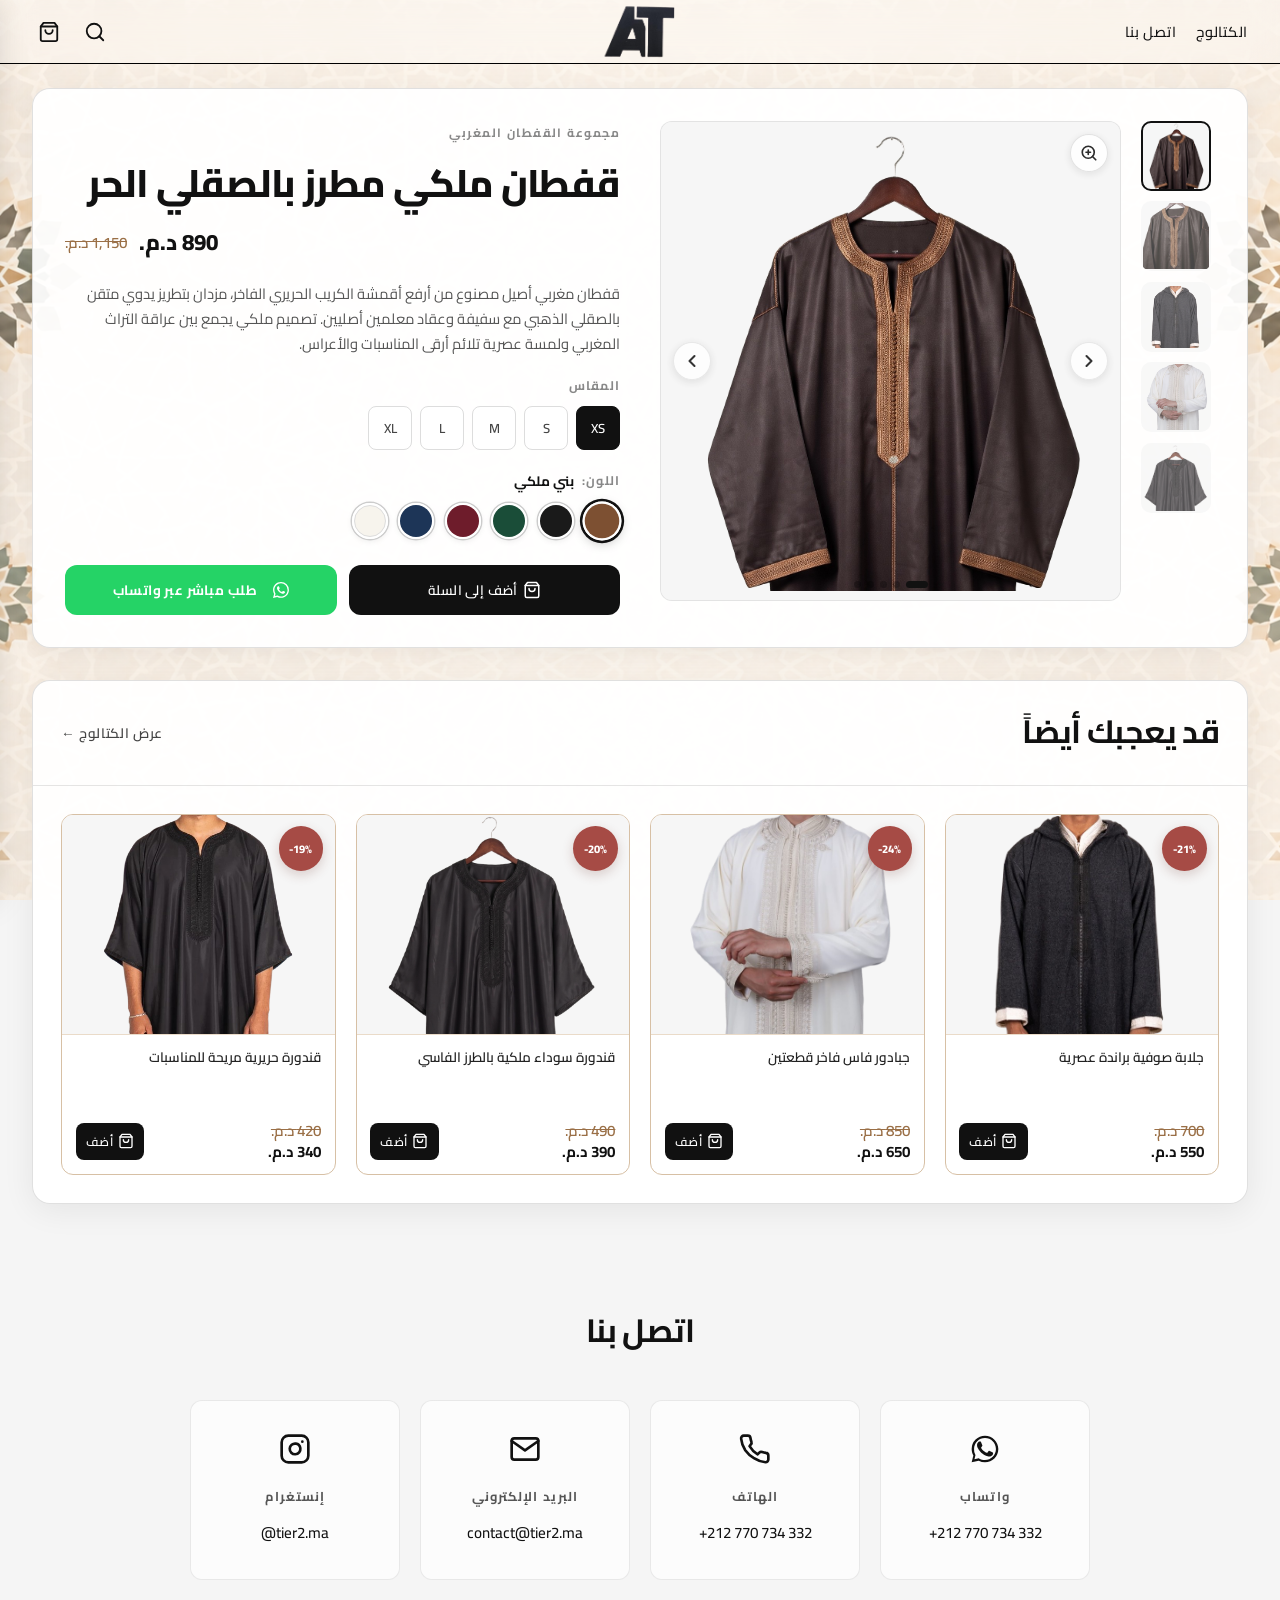
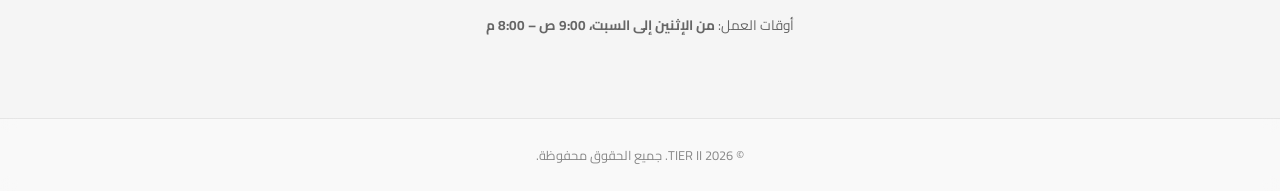
<file: product.html>
<!DOCTYPE html>
<html lang="ar" dir="rtl">
<head>
  <meta charset="UTF-8" />
  <meta name="viewport" content="width=device-width, initial-scale=1.0" />
  <title>قفطان ملكي مطرز بالصقلي الحر — TIER II</title>
  <link rel="preconnect" href="https://fonts.googleapis.com">
  <link rel="preconnect" href="https://fonts.gstatic.com" crossorigin>
  <link href="https://fonts.googleapis.com/css2?family=Cairo:wght@400;500;600;700;800&family=Tajawal:wght@400;500;700&display=swap" rel="stylesheet">
  <link rel="stylesheet" href="style.css?v=2" />
  <link rel="stylesheet" href="product.css?v=2" />
</head>
<body>

  
  <nav class="navbar" id="navbar">
    
    <div class="nav-left">
      <button class="nav-burger-btn" id="nav-burger-btn" aria-label="تبديل القائمة" aria-expanded="false">
        <span class="burger-lines">
          <span class="line"></span>
          <span class="line"></span>
          <span class="line"></span>
        </span>
      </button>
      <div class="nav-menu" id="nav-menu">
        <a href="catalogue.html" class="nav-link">الكتالوج</a>
        <a href="#contact" class="nav-link">اتصل بنا</a>
      </div>
    </div>


    <div class="nav-center">
      <a href="index.html" class="nav-logo">
        <img src="imgs/logo.png" alt="TIER II" class="nav-logo-img" />
      </a>
    </div>

    
    <div class="nav-right">
      

      <button class="nav-icon-btn" id="nav-search-btn" aria-label="البحث">
        <svg xmlns="http://www.w3.org/2000/svg" width="22" height="22" viewBox="0 0 24 24"
             fill="none" stroke="currentColor" stroke-width="2" stroke-linecap="round" stroke-linejoin="round">
          <circle cx="11" cy="11" r="8"/>
          <line x1="21" y1="21" x2="16.65" y2="16.65"/>
        </svg>
      </button>

      
      <button class="nav-icon-btn bag-btn" id="bag-btn" aria-label="حقيبة التسوق">
        <svg xmlns="http://www.w3.org/2000/svg" width="22" height="22" viewBox="0 0 24 24"
             fill="none" stroke="currentColor" stroke-width="2" stroke-linecap="round" stroke-linejoin="round">
          <path d="M6 2 3 6v14a2 2 0 0 0 2 2h14a2 2 0 0 0 2-2V6l-3-4z"/>
          <line x1="3" y1="6" x2="21" y2="6"/>
          <path d="M16 10a4 4 0 0 1-8 0"/>
        </svg>
        <span class="bag-count" id="bag-count" aria-label="عدد المنتجات في الحقيبة">0</span>
      </button>
    </div>

    
    <div class="nav-search-overlay" id="nav-search-overlay">
      <form class="nav-search-form" id="nav-search-form" action="catalogue.html" method="GET">
        <svg class="nav-search-icon" xmlns="http://www.w3.org/2000/svg" width="20" height="20" viewBox="0 0 24 24"
             fill="none" stroke="currentColor" stroke-width="2" stroke-linecap="round" stroke-linejoin="round">
          <circle cx="11" cy="11" r="8"/>
          <line x1="21" y1="21" x2="16.65" y2="16.65"/>
        </svg>
        <input type="text" name="search" id="nav-search-input" class="nav-search-input"
               placeholder="ابحث عن قفطان، جلابة، جبادور، قندورة..." autocomplete="off" />
        <button type="submit" class="nav-search-submit">بحث</button>
        <button type="button" class="nav-search-close" id="nav-search-close" aria-label="إغلاق البحث">✕</button>
      </form>
    </div>
  </nav>

  
  <section class="product-detail" id="product-detail">
    <div class="product-detail-inner">

      
      <div class="product-gallery" id="product-gallery">
        
        <div class="gallery-thumbs" id="gallery-thumbs" aria-label="معرض صور المنتج">
          <button type="button" class="gallery-thumb active" aria-label="الإطلالة الأمامية"
                  data-image="imgs/caftan-brown.png"
                  style="background-image: url('imgs/caftan-brown.png');">
          </button>
          <button type="button" class="gallery-thumb" aria-label="تفاصيل التطريز"
                  data-image="imgs/product-secondary-1.png"
                  style="background-image: url('imgs/product-secondary-1.png');">
          </button>
          <button type="button" class="gallery-thumb" aria-label="إطلالة الجلابة التراثية"
                  data-image="imgs/djellaba.png"
                  style="background-image: url('imgs/djellaba.png');">
          </button>
          <button type="button" class="gallery-thumb" aria-label="إطلالة الجبادور الفاخر"
                  data-image="imgs/jabadour.png"
                  style="background-image: url('imgs/jabadour.png');">
          </button>
          <button type="button" class="gallery-thumb" aria-label="تفاصيل الصنعة المغربية"
                  data-image="imgs/gandoura-black.png"
                  style="background-image: url('imgs/gandoura-black.png');">
          </button>
        </div>

        
        <div class="gallery-main-wrap" id="gallery-main-wrap">
          <div class="gallery-main" id="gallery-main-img"
               style="background-image: url('imgs/caftan-brown.png');"
               aria-label="صورة المنتج المعروضة"
               title="انقر لتكبير الصورة">
            <img id="gallery-main-native-img" src="imgs/caftan-brown.png" alt="قفطان ملكي مطرز بالصقلي الحر" class="gallery-main-img-tag" />
          </div>
          <button type="button" class="gallery-zoom-btn" id="gallery-zoom-btn" aria-label="تكبير الصورة" title="تكبير الصورة">
            <svg xmlns="http://www.w3.org/2000/svg" width="18" height="18" viewBox="0 0 24 24" fill="none" stroke="currentColor" stroke-width="2.2" stroke-linecap="round" stroke-linejoin="round">
              <circle cx="11" cy="11" r="8"></circle>
              <line x1="21" y1="21" x2="16.65" y2="16.65"></line>
              <line x1="11" y1="8" x2="11" y2="14"></line>
              <line x1="8" y1="11" x2="14" y2="11"></line>
            </svg>
          </button>
          <button type="button" class="gallery-nav-btn gallery-nav-next" id="gallery-nav-next" aria-label="الصورة التالية">
            <svg xmlns="http://www.w3.org/2000/svg" width="20" height="20" viewBox="0 0 24 24" fill="none" stroke="currentColor" stroke-width="2.5" stroke-linecap="round" stroke-linejoin="round"><polyline points="9 18 15 12 9 6"></polyline></svg>
          </button>
          <button type="button" class="gallery-nav-btn gallery-nav-prev" id="gallery-nav-prev" aria-label="الصورة السابقة">
            <svg xmlns="http://www.w3.org/2000/svg" width="20" height="20" viewBox="0 0 24 24" fill="none" stroke="currentColor" stroke-width="2.5" stroke-linecap="round" stroke-linejoin="round"><polyline points="15 18 9 12 15 6"></polyline></svg>
          </button>
          <div class="gallery-dots" id="gallery-dots"></div>
        </div>
      </div>

      
      <div class="product-info">
        <p class="product-collection">مجموعة القفطان المغربي</p>
        <h1 class="product-name">قفطان ملكي مطرز بالصقلي الحر</h1>
        <div class="product-prices">
          <span class="price-before">1,150 د.م.</span>
          <span class="price-after product-price">890 د.م.</span>
        </div>
        <p class="product-description">
          قفطان مغربي أصيل مصنوع من أرفع أقمشة الكريب الحريري الفاخر، مزدان بتطريز يدوي متقن بالصقلي الذهبي مع سفيفة وعقاد معلمين أصليين. تصميم ملكي يجمع بين عراقة التراث المغربي ولمسة عصرية تلائم أرقى المناسبات والأعراس.
        </p>

        
        <div class="product-sizes">
          <p class="sizes-label">المقاس</p>
          <div class="sizes-grid">
            <button type="button" class="size-btn active" data-size="XS">XS</button>
            <button type="button" class="size-btn" data-size="S">S</button>
            <button type="button" class="size-btn" data-size="M">M</button>
            <button type="button" class="size-btn" data-size="L">L</button>
            <button type="button" class="size-btn" data-size="XL">XL</button>
          </div>
        </div>

        <div class="product-colors">
          <div class="colors-header">
            <span class="sizes-label">اللون:</span>
            <span class="color-selected-name" id="color-selected-name">بني ملكي</span>
          </div>
          <div class="colors-grid" id="colors-grid" role="radiogroup" aria-label="خيارات الألوان">
            <button type="button" class="color-btn active" data-color="بني ملكي" data-image="imgs/caftan-brown.png" title="بني ملكي" aria-label="بني ملكي" role="radio" aria-checked="true">
              <span class="color-swatch" style="background-color: #7d5032;"></span>
            </button>
            <button type="button" class="color-btn" data-color="أسود فاخر" data-image="imgs/gandoura-black.png" title="أسود فاخر" aria-label="أسود فاخر" role="radio" aria-checked="false">
              <span class="color-swatch" style="background-color: #1a1a1a;"></span>
            </button>
            <button type="button" class="color-btn" data-color="أخضر زمردي" title="أخضر زمردي" aria-label="أخضر زمردي" role="radio" aria-checked="false">
              <span class="color-swatch" style="background-color: #1a4d38;"></span>
            </button>
            <button type="button" class="color-btn" data-color="أحمر عنابي" title="أحمر عنابي" aria-label="أحمر عنابي" role="radio" aria-checked="false">
              <span class="color-swatch" style="background-color: #6e1c2b;"></span>
            </button>
            <button type="button" class="color-btn" data-color="أزرق ملكي" title="أزرق ملكي" aria-label="أزرق ملكي" role="radio" aria-checked="false">
              <span class="color-swatch" style="background-color: #1d3557;"></span>
            </button>
            <button type="button" class="color-btn" data-color="أبيض عاجي" title="أبيض عاجي" aria-label="أبيض عاجي" role="radio" aria-checked="false">
              <span class="color-swatch" style="background-color: #f7f4ed; border: 1px solid #ddd;"></span>
            </button>
          </div>
        </div>

        
        <div class="product-actions">
          <button class="add-to-bag add-to-cart" data-name="قفطان ملكي مطرز بالصقلي الحر" data-price="890 د.م.">
            <svg xmlns="http://www.w3.org/2000/svg" width="18" height="18" viewBox="0 0 24 24"
                 fill="none" stroke="currentColor" stroke-width="2" stroke-linecap="round" stroke-linejoin="round">
              <path d="M6 2 3 6v14a2 2 0 0 0 2 2h14a2 2 0 0 0 2-2V6l-3-4z"/>
              <line x1="3" y1="6" x2="21" y2="6"/>
              <path d="M16 10a4 4 0 0 1-8 0"/>
            </svg>
            أضف إلى السلة
          </button>
          <a href="https://wa.me/212770734332?text=%D9%85%D8%B1%D8%AD%D8%A8%D8%A7%D9%8B%21%20%D8%A3%D9%88%D8%AF%20%D8%B7%D9%84%D8%A8%20%D9%82%D9%81%D8%B7%D8%A7%D9%86%20%D9%85%D9%84%D9%83%D9%8A%20%D9%85%D8%B7%D8%B1%D8%B2%20%D8%A8%D8%A7%D9%84%D8%B5%D9%82%D9%84%D9%8A%20%D8%A7%D9%84%D8%AD%D8%B1%20%28890%20%D8%AF.%D9%85.%29"
             class="btn-whatsapp btn-whatsapp-product" id="btn-whatsapp-direct" target="_blank" rel="noopener">
            <svg xmlns="http://www.w3.org/2000/svg" width="16" height="16" fill="currentColor" class="bi bi-whatsapp" viewBox="0 0 16 16">
              <path d="M13.601 2.326A7.85 7.85 0 0 0 7.994 0C3.627 0 .068 3.558.064 7.926c0 1.399.366 2.76 1.057 3.965L0 16l4.204-1.102a7.9 7.9 0 0 0 3.79.965h.004c4.368 0 7.926-3.558 7.93-7.93A7.9 7.9 0 0 0 13.6 2.326zM7.994 14.521a6.6 6.6 0 0 1-3.356-.92l-.24-.144-2.494.654.666-2.433-.156-.251a6.56 6.56 0 0 1-1.007-3.505c0-3.626 2.957-6.584 6.591-6.584a6.56 6.56 0 0 1 4.66 1.931 6.56 6.56 0 0 1 1.928 4.66c-.004 3.639-2.961 6.592-6.592 6.592m3.615-4.934c-.197-.099-1.17-.578-1.353-.646-.182-.065-.315-.099-.445.099-.133.197-.513.646-.627.775-.114.133-.232.148-.43.05-.197-.1-.836-.308-1.592-.985-.59-.525-.985-1.175-1.103-1.372-.114-.198-.011-.304.088-.403.087-.088.197-.232.296-.346.1-.114.133-.198.198-.33.065-.134.034-.248-.015-.347-.05-.099-.445-1.076-.612-1.47-.16-.389-.323-.335-.445-.34-.114-.007-.247-.007-.38-.007a.73.73 0 0 0-.529.247c-.182.198-.691.677-.691 1.654s.71 1.916.81 2.049c.098.133 1.394 2.132 3.383 2.992.47.205.84.326 1.129.418.475.152.904.129 1.246.08.38-.058 1.171-.48 1.338-.943.164-.464.164-.86.114-.943-.049-.084-.182-.133-.38-.232"/>
            </svg>
            طلب مباشر عبر واتساب
          </a>
        </div>
      </div>

    </div>
  </section>

  
  <section class="related-section" id="related">
    <div class="section-header-bar">
      <h2 class="section-title">قد يعجبك أيضاً</h2>
      <a href="catalogue.html" class="view-all">عرض الكتالوج ←</a>
    </div>

    <div class="related-grid">

      
      <div class="product-card" data-name="جلابة صوفية براندة عصرية" data-price="550 د.م.">
        <a href="product.html" class="card-media-link">
          <div class="card-img" style="background-image: url('imgs/djellaba.png');"></div>
          <div class="card-body">
            <p class="card-name">جلابة صوفية براندة عصرية</p>
          </div>
        </a>
        <div class="card-body" style="padding-top:0;">
          <div class="card-pricing">
            <div class="card-prices">
              <span class="price-before">700 د.م.</span>
              <span class="price-after">550 د.م.</span>
            </div>
            <button class="add-to-cart">
              <svg xmlns="http://www.w3.org/2000/svg" width="16" height="16" viewBox="0 0 24 24"
                   fill="none" stroke="currentColor" stroke-width="2" stroke-linecap="round" stroke-linejoin="round">
                <path d="M6 2 3 6v14a2 2 0 0 0 2 2h14a2 2 0 0 0 2-2V6l-3-4z"/>
                <line x1="3" y1="6" x2="21" y2="6"/>
                <path d="M16 10a4 4 0 0 1-8 0"/>
              </svg>
              أضف
            </button>
          </div>
        </div>
      </div>

      
      <div class="product-card" data-name="جبادور فاس فاخر قطعتين" data-price="650 د.م.">
        <a href="product.html" class="card-media-link">
          <div class="card-img" style="background-image: url('imgs/jabadour.png');"></div>
          <div class="card-body">
            <p class="card-name">جبادور فاس فاخر قطعتين</p>
          </div>
        </a>
        <div class="card-body" style="padding-top:0;">
          <div class="card-pricing">
            <div class="card-prices">
              <span class="price-before">850 د.م.</span>
              <span class="price-after">650 د.م.</span>
            </div>
            <button class="add-to-cart">
              <svg xmlns="http://www.w3.org/2000/svg" width="16" height="16" viewBox="0 0 24 24"
                   fill="none" stroke="currentColor" stroke-width="2" stroke-linecap="round" stroke-linejoin="round">
                <path d="M6 2 3 6v14a2 2 0 0 0 2 2h14a2 2 0 0 0 2-2V6l-3-4z"/>
                <line x1="3" y1="6" x2="21" y2="6"/>
                <path d="M16 10a4 4 0 0 1-8 0"/>
              </svg>
              أضف
            </button>
          </div>
        </div>
      </div>

      
      <div class="product-card" data-name="قندورة سوداء ملكية بالطرز الفاسي" data-price="390 د.م.">
        <a href="product.html" class="card-media-link">
          <div class="card-img" style="background-image: url('imgs/gandoura-black.png');"></div>
          <div class="card-body">
            <p class="card-name">قندورة سوداء ملكية بالطرز الفاسي</p>
          </div>
        </a>
        <div class="card-body" style="padding-top:0;">
          <div class="card-pricing">
            <div class="card-prices">
              <span class="price-before">490 د.م.</span>
              <span class="price-after">390 د.م.</span>
            </div>
            <button class="add-to-cart">
              <svg xmlns="http://www.w3.org/2000/svg" width="16" height="16" viewBox="0 0 24 24"
                   fill="none" stroke="currentColor" stroke-width="2" stroke-linecap="round" stroke-linejoin="round">
                <path d="M6 2 3 6v14a2 2 0 0 0 2 2h14a2 2 0 0 0 2-2V6l-3-4z"/>
                <line x1="3" y1="6" x2="21" y2="6"/>
                <path d="M16 10a4 4 0 0 1-8 0"/>
              </svg>
              أضف
            </button>
          </div>
        </div>
      </div>

      
      <div class="product-card" data-name="قندورة حريرية مريحة للمناسبات" data-price="340 د.م.">
        <a href="product.html" class="card-media-link">
          <div class="card-img" style="background-image: url('imgs/gandoura.png');"></div>
          <div class="card-body">
            <p class="card-name">قندورة حريرية مريحة للمناسبات</p>
          </div>
        </a>
        <div class="card-body" style="padding-top:0;">
          <div class="card-pricing">
            <div class="card-prices">
              <span class="price-before">420 د.م.</span>
              <span class="price-after">340 د.م.</span>
            </div>
            <button class="add-to-cart">
              <svg xmlns="http://www.w3.org/2000/svg" width="16" height="16" viewBox="0 0 24 24"
                   fill="none" stroke="currentColor" stroke-width="2" stroke-linecap="round" stroke-linejoin="round">
                <path d="M6 2 3 6v14a2 2 0 0 0 2 2h14a2 2 0 0 0 2-2V6l-3-4z"/>
                <line x1="3" y1="6" x2="21" y2="6"/>
                <path d="M16 10a4 4 0 0 1-8 0"/>
              </svg>
              أضف
            </button>
          </div>
        </div>
      </div>

    </div>
  </section>

  
  <section class="contact" id="contact">
    <h2 class="section-title">اتصل بنا</h2>
    <div class="contact-grid">

      <div class="contact-card">
        <div class="contact-icon">
          <svg xmlns="http://www.w3.org/2000/svg" width="32" height="32" viewBox="0 0 24 24" fill="currentColor">
            <path d="M17.472 14.382c-.297-.149-1.758-.867-2.03-.967-.273-.099-.471-.148-.67.15
                     -.197.297-.767.966-.94 1.164-.173.199-.347.223-.644.075-.297-.15-1.255-.463
                     -2.39-1.475-.883-.788-1.48-1.761-1.653-2.059-.173-.297-.018-.458.13-.606
                     .134-.133.298-.347.446-.521.149-.174.198-.298.298-.497.099-.198.05-.371
                     -.025-.52-.075-.149-.669-1.612-.916-2.207-.242-.579-.487-.5-.669-.51
                     a12.8 12.8 0 0 0-.57-.01c-.198 0-.52.074-.792.372-.272.297-1.04 1.016
                     -1.04 2.479 0 1.462 1.065 2.875 1.213 3.074.149.198 2.096 3.2 5.077 4.487
                     .709.306 1.262.489 1.694.625.712.227 1.36.195 1.871.118.571-.085 1.758-.719
                     2.006-1.413.248-.694.248-1.289.173-1.413-.074-.124-.272-.198-.57-.347z"/>
            <path d="M11.997 2.003A9.994 9.994 0 0 0 2 12c0 1.762.462 3.413 1.268 4.852L2 22l5.293
                     -1.249A9.979 9.979 0 0 0 12 22c5.514 0 10-4.486 10-10S17.514 2.003 11.997
                     2.003zm.003 18.25c-1.63 0-3.14-.44-4.44-1.2l-.318-.19-3.142.741.77-3.07
                     -.208-.326A8.202 8.202 0 0 1 3.8 12c0-4.52 3.682-8.2 8.2-8.2 4.52 0 8.2
                     3.68 8.2 8.2 0 4.518-3.68 8.25-8.2 8.253z"/>
          </svg>
        </div>
        <h3 class="contact-label">واتساب</h3>
        <a href="https://wa.me/212770734332" class="contact-value" dir="ltr">+212 770 734 332</a>
      </div>

      <div class="contact-card">
        <div class="contact-icon">
          <svg xmlns="http://www.w3.org/2000/svg" width="32" height="32" viewBox="0 0 24 24"
               fill="none" stroke="currentColor" stroke-width="2" stroke-linecap="round" stroke-linejoin="round">
            <path d="M22 16.92v3a2 2 0 0 1-2.18 2 19.79 19.79 0 0 1-8.63-3.07A19.5 19.5 0 0 1
                     4.69 13a19.79 19.79 0 0 1-3.07-8.67A2 2 0 0 1 3.59 2h3a2 2 0 0 1 2 1.72
                     c.127.96.361 1.903.7 2.81a2 2 0 0 1-.45 2.11L7.91 9.91a16 16 0 0 0 6.06
                     6.06l1.27-1.27a2 2 0 0 1 2.11-.45c.907.339 1.85.573 2.81.7A2 2 0 0 1 22
                     16.92z"/>
          </svg>
        </div>
        <h3 class="contact-label">الهاتف</h3>
        <a href="tel:+212770734332" class="contact-value" dir="ltr">+212 770 734 332</a>
      </div>

      <div class="contact-card">
        <div class="contact-icon">
          <svg xmlns="http://www.w3.org/2000/svg" width="32" height="32" viewBox="0 0 24 24"
               fill="none" stroke="currentColor" stroke-width="2" stroke-linecap="round" stroke-linejoin="round">
            <path d="M4 4h16c1.1 0 2 .9 2 2v12c0 1.1-.9 2-2 2H4c-1.1 0-2-.9-2-2V6c0-1.1.9-2 2-2z"/>
            <polyline points="22,6 12,13 2,6"/>
          </svg>
        </div>
        <h3 class="contact-label">البريد الإلكتروني</h3>
        <a href="mailto:contact@tier2.ma" class="contact-value">contact@tier2.ma</a>
      </div>

      <div class="contact-card">
        <div class="contact-icon">
          <svg xmlns="http://www.w3.org/2000/svg" width="32" height="32" viewBox="0 0 24 24"
               fill="none" stroke="currentColor" stroke-width="2" stroke-linecap="round" stroke-linejoin="round">
            <rect x="2" y="2" width="20" height="20" rx="5" ry="5"/>
            <path d="M16 11.37A4 4 0 1 1 12.63 8 4 4 0 0 1 16 11.37z"/>
            <line x1="17.5" y1="6.5" x2="17.51" y2="6.5"/>
          </svg>
        </div>
        <h3 class="contact-label">إنستغرام</h3>
        <a href="https://instagram.com/tier2.ma" class="contact-value" dir="ltr">@tier2.ma</a>
      </div>

    </div>
    <p class="contact-hours">أوقات العمل: <strong>من الإثنين إلى السبت، 9:00 ص – 8:00 م</strong></p>
  </section>

  <footer class="footer">
    <p>© 2026 TIER II. جميع الحقوق محفوظة.</p>
  </footer>

  
  <div class="bag-overlay" id="bag-overlay"></div>
  <aside class="bag-panel" id="bag-panel" aria-label="حقيبة التسوق">
    <div class="bag-panel-header">
      <span>حقيبة التسوق</span>
      <button class="bag-close-btn" id="bag-close-btn" aria-label="إغلاق الحقيبة">✕</button>
    </div>
    <div class="bag-items" id="bag-items">
      <p class="bag-empty" id="bag-empty">حقيبتك فارغة حالياً.</p>
    </div>
    <div class="bag-checkout">
      <a id="bag-checkout-btn" href="#" class="btn-whatsapp" target="_blank" rel="noopener">
        <svg xmlns="http://www.w3.org/2000/svg" width="18" height="18" viewBox="0 0 24 24" fill="currentColor">
          <path d="M17.472 14.382c-.297-.149-1.758-.867-2.03-.967-.273-.099-.471-.148-.67.15-.197.297-.767.966-.94 1.164-.173.199-.347.223-.644.075-.297-.15-1.255-.463-2.39-1.475-.883-.788-1.48-1.761-1.653-2.059-.173-.297-.018-.458.13-.606.134-.133.298-.347.446-.521.149-.174.198-.298.298-.497.099-.198.05-.371-.025-.52-.075-.149-.669-1.612-.916-2.207-.242-.579-.487-.5-.669-.51a12.8 12.8 0 0 0-.57-.01c-.198 0-.52.074-.792.372-.272.297-1.04 1.016-1.04 2.479 0 1.462 1.065 2.875 1.213 3.074.149.198 2.096 3.2 5.077 4.487.709.306 1.262.489 1.694.625.712.227 1.36.195 1.871.118.571-.085 1.758-.719 2.006-1.413.248-.694.248-1.289.173-1.413-.074-.124-.272-.198-.57-.347z"/>
          <path d="M11.997 2.003A9.994 9.994 0 0 0 2 12c0 1.762.462 3.413 1.268 4.852L2 22l5.293-1.249A9.979 9.979 0 0 0 12 22c5.514 0 10-4.486 10-10S17.514 2.003 11.997 2.003zm.003 18.25c-1.63 0-3.14-.44-4.44-1.2l-.318-.19-3.142.741.77-3.07-.208-.326A8.202 8.202 0 0 1 3.8 12c0-4.52 3.682-8.2 8.2-8.2 4.52 0 8.2 3.68 8.2 8.2 0 4.518-3.68 8.25-8.2 8.253z"/>
        </svg>
        إتمام الطلب عبر واتساب
      </a>
    </div>
  </aside>

  <!-- Image Zoom Modal / Lightbox -->
  <div class="zoom-modal" id="image-zoom-modal" aria-hidden="true" role="dialog" aria-label="عرض تفاصيل الصورة">
    <div class="zoom-modal-backdrop" id="zoom-modal-backdrop"></div>
    <div class="zoom-modal-header">
      <div class="zoom-controls">
        <button type="button" class="zoom-ctrl-btn" id="zoom-in-btn" aria-label="تكبير" title="تكبير">+</button>
        <button type="button" class="zoom-ctrl-btn" id="zoom-out-btn" aria-label="تصغير" title="تصغير">−</button>
        <button type="button" class="zoom-ctrl-btn zoom-reset-btn" id="zoom-reset-btn" aria-label="إعادة ضبط">100%</button>
      </div>
      <button type="button" class="zoom-close-btn" id="zoom-close-btn" aria-label="إغلاق">✕</button>
    </div>
    <div class="zoom-viewport" id="zoom-viewport">
      <div class="zoom-image-container" id="zoom-image-container">
        <img id="zoom-modal-img" src="imgs/caftan-brown.png" alt="صورة مكبرة" draggable="false" />
      </div>
    </div>
    <div class="zoom-hint">انقر واسحب للتنقل • انقر نقراً مزدوجاً للتكبير والتصغير</div>
  </div>

  <script src="script.js?v=2"></script>
</body>
</html>
</file>
<file: style.css>
*, *::before, *::after {
  box-sizing: border-box;
  margin: 0;
  padding: 0;
}

:root {
  --nav-height: 64px;
  --accent: #111111;
  --warm-border: #d7c0a5;
  --warm-border-light: #eadbc9;
  --warm-accent: #9a6f46;
  --gray-light: #e0e0e0;
  --gray-mid: #c0c0c0;
  --radius: 12px;
  --shadow: 0 4px 24px rgba(0,0,0,0.12);
  --transition: 0.3s ease;
}

html {
  scroll-behavior: smooth;
}

body {
  font-family: -apple-system, BlinkMacSystemFont, 'Segoe UI', 'Cairo', 'Tajawal', Roboto, 'Helvetica Neue', Arial, sans-serif;
  color: #111;
  background-color: #f5f5f5;
  
  background-image: url('./imgs/light-background.png');
  background-attachment: fixed;
  background-size: cover;
  background-position: center center;
  background-repeat: no-repeat;
  min-height: 100vh;
}

@media (max-width: 600px) {
  body {
    background-image: url('./imgs/light-background-narrow.jpg');
  }
}

a {
  text-decoration: none;
  color: inherit;
}

button {
  cursor: pointer;
  border: none;
  background: none;
  font-family: inherit;
}


/* ─── Landing Hero ─────────────────────────────────────────────────────────── */

/*
 * Full-bleed landing that fills the viewport. Scrolls away normally —
 * as the user scrolls down the sections (with their white cards + body
 * background) slide up and cover it.
 */
.landing-hero {
  position: relative;
  height: 100svh;

  /* Wide-screen image */
  background-image: url('./imgs/landing-wide.png');
  background-size: cover;
  background-position: center center;
  background-repeat: no-repeat;

  display: flex;
  align-items: flex-end;
  justify-content: flex-start;
  direction: ltr;
}

/* Landing hero doesn't have its own image wrapper anymore */
.landing-hero-image {
  display: contents; /* transparent pass-through — children render directly */
}

/* Gradient overlay — heavier at the bottom where text lives */
.landing-hero-overlay {
  position: absolute;
  inset: 0;
  background: linear-gradient(
    to top,
    rgba(0, 0, 0, 0.75) 0%,
    rgba(0, 0, 0, 0.3) 45%,
    transparent 72%
  );
  pointer-events: none;
}

/* Text content — sits above the overlay, padded away from edges */
.landing-hero-inner {
  position: relative;
  z-index: 1;
  padding: 3.5rem 3rem;
  color: #fff;
  max-width: 640px;
  margin-bottom: 10vh;
  direction: rtl;
  text-align: right;
}

.landing-hero-sub {
  display: inline-block;
  font-size: 0.72rem;
  font-weight: 700;
  letter-spacing: 0.22em;
  text-transform: uppercase;
  color: rgba(255, 255, 255, 0.7);
  border: 1px solid rgba(255, 255, 255, 0.35);
  border-radius: 100px;
  padding: 0.3rem 0.9rem;
  margin-bottom: 1.1rem;
}

.landing-hero-title {
  font-size: clamp(2.2rem, 5vw, 4rem);
  font-weight: 800;
  line-height: 1.15;
  letter-spacing: -0.03em;
  margin-bottom: 1rem;
}

.landing-hero-desc {
  font-size: clamp(0.88rem, 1.5vw, 1rem);
  font-weight: 400;
  line-height: 1.75;
  color: rgba(255, 255, 255, 0.72);
  max-width: 460px;
  margin-bottom: 2.25rem;
}

.landing-hero-actions {
  display: flex;
  flex-wrap: wrap;
  gap: 0.75rem;
}

.landing-hero-cta {
  display: inline-block;
  padding: 0.85rem 2.1rem;
  background: #fff;
  color: #111;
  font-size: 0.9rem;
  font-weight: 700;
  letter-spacing: 0.03em;
  border-radius: 100px;
  text-decoration: none;
  transition: background var(--transition), color var(--transition),
              transform var(--transition), box-shadow var(--transition);
}

.landing-hero-secondary {
  background: transparent;
  color: #fff;
  border: 1px solid rgba(255, 255, 255, 0.7);
}

.landing-hero-cta:hover {
  background: #111;
  color: #fff;
  transform: translateY(-2px);
  box-shadow: 0 8px 24px rgba(0, 0, 0, 0.3);
}

/* Phone */
@media (max-width: 600px) {
  .landing-hero {
    background-image: url('./imgs/landing-narrow.png');
    justify-content: center;
    align-items: center;
  }

  .landing-hero-overlay {
    background: linear-gradient(
      to bottom,
      rgba(0, 0, 0, 0.45) 0%,
      rgba(0, 0, 0, 0.55) 50%,
      rgba(0, 0, 0, 0.45) 100%
    );
  }

  .landing-hero-inner {
    padding: 2rem 1.5rem;
    max-width: 100%;
    margin-bottom: 0;
    text-align: center;
  }

  .landing-hero-desc {
    max-width: 100%;
  }

  .landing-hero-actions {
    justify-content: center;
  }
}

/* ─── Section title ─────────────────────────────────────────────────────────── */

.section-title {
  font-size: clamp(1.4rem, 3vw, 2rem);
  font-weight: 700;
  letter-spacing: -0.02em;
  color: #111;
}


.navbar {
  position: fixed;
  top: 0;
  left: 0;
  right: 0;
  z-index: 1000;
  height: var(--nav-height);

  display: flex;
  align-items: center;
  justify-content: space-between;
  padding: 0 2rem;

  background: rgba(255, 255, 255, 0.25);
  backdrop-filter: blur(16px);
  -webkit-backdrop-filter: blur(16px);
  border-bottom: 1px solid #000;

  
  transform: translateY(0);
  transition: transform 0.35s ease, opacity 0.35s ease;
  opacity: 1;
}

.navbar.hidden {
  transform: translateY(-100%);
  opacity: 0;
}


.nav-left {
  display: flex;
  align-items: center;
  position: relative;
}

.nav-menu {
  display: flex;
  align-items: center;
  gap: 1.25rem;
}

.nav-link {
  font-size: 0.9rem;
  font-weight: 500;
  letter-spacing: 0.05em;
  text-transform: uppercase;
  color: #111;
  transition: opacity var(--transition);
}
.nav-link:hover { opacity: 0.55; }


.burger-lines {
  display: flex;
  flex-direction: column;
  justify-content: space-between;
  width: 18px;
  height: 13px;
  position: relative;
}

.burger-lines .line {
  display: block;
  width: 100%;
  height: 2px;
  background-color: #111;
  border-radius: 2px;
  transition: transform 0.25s ease, opacity 0.25s ease;
  transform-origin: center;
}

.nav-burger-btn.open .burger-lines .line:nth-child(1) {
  transform: translateY(5.5px) rotate(45deg);
}

.nav-burger-btn.open .burger-lines .line:nth-child(2) {
  opacity: 0;
}

.nav-burger-btn.open .burger-lines .line:nth-child(3) {
  transform: translateY(-5.5px) rotate(-45deg);
}


.nav-burger-btn,
.nav-icon-btn.nav-burger-btn {
  display: none !important;
}


.nav-center .nav-logo {
  position: absolute;
  left: 50%;
  top: 50%;
  transform: translate(-50%, -50%);
  display: flex;
  align-items: center;
}

.nav-logo-img {
  height: 55px;
  width: auto;
  display: block;
  object-fit: contain;
}


.nav-right {
  display: flex;
  align-items: center;
  gap: 0.75rem;
}


.nav-select-wrapper {
  position: relative;
  display: flex;
  align-items: center;
}

.nav-select {
  appearance: none;
  -webkit-appearance: none;
  background: rgba(255, 255, 255, 0.7);
  border: 1px solid rgba(0, 0, 0, 0.16);
  border-radius: 999px;
  padding: 0.35rem 1.6rem 0.35rem 0.8rem;
  font-size: 0.76rem;
  font-weight: 700;
  letter-spacing: 0.03em;
  color: #111;
  cursor: pointer;
  outline: none;
  font-family: inherit;
  transition: border-color var(--transition), background var(--transition);
}

[dir="rtl"] .nav-select {
  padding: 0.35rem 0.8rem 0.35rem 1.6rem;
}

.nav-select:hover,
.nav-select:focus {
  border-color: #111;
  background: #fff;
}

.nav-select-wrapper::after {
  content: '▾';
  position: absolute;
  top: 50%;
  transform: translateY(-50%);
  font-size: 0.65rem;
  color: #666;
  pointer-events: none;
}

[dir="ltr"] .nav-select-wrapper::after {
  right: 0.6rem;
}

[dir="rtl"] .nav-select-wrapper::after {
  left: 0.6rem;
}
.nav-icon-btn {
  display: flex;
  align-items: center;
  justify-content: center;
  padding: 6px;
  color: #111;
  border-radius: 50%;
  transition: background var(--transition), opacity var(--transition);
}
.nav-icon-btn:hover {
  background: rgba(0,0,0,0.06);
}


.nav-search-overlay {
  position: absolute;
  inset: 0;
  display: flex;
  align-items: center;
  padding: 0 2rem;
  background: rgba(255, 255, 255, 0.96);
  backdrop-filter: blur(20px);
  -webkit-backdrop-filter: blur(20px);
  border-bottom: 1px solid #000;
  z-index: 1010;
  opacity: 0;
  visibility: hidden;
  pointer-events: none;
  transform: translateY(-8px);
  transition: opacity 0.22s ease, transform 0.22s ease, visibility 0.22s ease;
}

.nav-search-overlay.open {
  opacity: 1;
  visibility: visible;
  pointer-events: auto;
  transform: translateY(0);
}

.nav-search-form {
  display: flex;
  align-items: center;
  width: 100%;
  max-width: 800px;
  margin: 0 auto;
  gap: 0.85rem;
}

.nav-search-icon {
  color: #555;
  flex-shrink: 0;
}

.nav-search-input {
  flex: 1;
  border: none;
  outline: none;
  background: transparent;
  font-family: inherit;
  font-size: 1rem;
  font-weight: 500;
  color: #111;
  letter-spacing: 0.02em;
}

.nav-search-input::placeholder {
  color: #888;
}

.nav-search-submit {
  padding: 0.42rem 1rem;
  font-size: 0.78rem;
  font-weight: 700;
  letter-spacing: 0.05em;
  text-transform: uppercase;
  background: #111;
  color: #fff;
  border-radius: 999px;
  border: none;
  cursor: pointer;
  white-space: nowrap;
  transition: background var(--transition), transform var(--transition);
}

.nav-search-submit:hover {
  background: #333;
  transform: scale(1.03);
}

.nav-search-close {
  display: flex;
  align-items: center;
  justify-content: center;
  width: 32px;
  height: 32px;
  font-size: 1.1rem;
  color: #555;
  border-radius: 50%;
  border: none;
  background: transparent;
  cursor: pointer;
  transition: background var(--transition), color var(--transition);
}

.nav-search-close:hover {
  background: rgba(0, 0, 0, 0.06);
  color: #000;
}


.collections,
.trending,
.browse-collections {
  margin: 2rem 2rem 2.5rem;
  background: rgba(255, 255, 255, 0.94);
  border: 1px solid rgba(0, 0, 0, 0.12);
  border-radius: 18px;
  overflow: hidden;
  box-shadow: 0 6px 32px rgba(0, 0, 0, 0.07);
}


.trending,
.browse-collections {
  margin-bottom: 2.5rem;
}


.section-header-bar {
  display: flex;
  align-items: center;
  justify-content: space-between;
  padding: 1.25rem 1.75rem;
  border-bottom: 1px solid rgba(0, 0, 0, 0.1);
  gap: 1rem;
}

.section-header-bar .section-title {
  margin-bottom: 0.25rem;
}

.section-subtitle {
  font-size: 0.9rem;
  color: #666;
  margin: 0;
}


.section-body {
  padding: 1.75rem;
}


.section-title {
  margin-bottom: 1.5rem;
}


.collections-grid {
  display: grid;
  grid-template-columns: 1fr 1fr 1fr;
  grid-template-rows: 500px;
  gap: 1rem;
}


.collection-col-split {
  display: flex;
  flex-direction: column;
  gap: 1rem;
  height: 100%;
}

.collection-col-split .collection-box {
  flex: 1;
}


.collection-box {
  position: relative;
  overflow: hidden;
  border-radius: var(--radius);
  cursor: pointer;
  height: 100%;
  background: var(--gray-mid);
}


.collection-img {
  position: absolute;
  inset: 0;
  background-color: #f2f2f2;
  background-size: cover;
  background-position: center center;
  background-repeat: no-repeat;
  transition: transform 0.55s ease;
}

.collection-box:hover .collection-img {
  transform: scale(1.04);
}


.collection-overlay {
  position: absolute;
  inset: 0;
  background: linear-gradient(to top, rgba(0,0,0,0.65) 0%, rgba(0,0,0,0) 55%);
  display: flex;
  flex-direction: column;
  align-items: flex-start;
  justify-content: flex-end;
  padding: 1.25rem 1.25rem 1rem;
  gap: 0.3rem;
}

.collection-title {
  color: #fff;
  font-size: 1.1rem;
  font-weight: 700;
  letter-spacing: 0.03em;
  text-transform: uppercase;
}


.collection-arrow {
  display: inline-flex;
  align-items: center;
  justify-content: center;
  width: 28px;
  height: 28px;
  background: rgba(255,255,255,0.2);
  border-radius: 50%;
  color: #fff;
  font-size: 0.9rem;
  transition: transform 0.3s ease, background 0.3s ease;
}

.collection-box:hover .collection-arrow {
  transform: translateY(4px);
  background: rgba(255,255,255,0.35);
}


.trending {
  
}

.view-all {
  font-size: 0.85rem;
  font-weight: 600;
  letter-spacing: 0.05em;
  text-transform: uppercase;
  color: #444;
  transition: color var(--transition);
}
.view-all:hover { color: #000; }


/* ─── Collection Columns / Horizontal Scroll Lanes ──────────────────────── */

.collection-column {
  margin-bottom: 2.75rem;
  padding-bottom: 2.25rem;
  border-bottom: 1px solid rgba(0, 0, 0, 0.08);
}

.collection-column:last-child {
  margin-bottom: 0;
  padding-bottom: 0;
  border-bottom: none;
}

.collection-column-header {
  display: flex;
  align-items: center;
  justify-content: space-between;
  margin-bottom: 1.25rem;
  gap: 1rem;
  flex-wrap: wrap;
}

.collection-header-text {
  display: flex;
  flex-direction: column;
  gap: 0.3rem;
}

.collection-title-row {
  display: flex;
  align-items: center;
  gap: 0.75rem;
}

.collection-column-title {
  font-size: 1.28rem;
  font-weight: 700;
  color: #1a1a1a;
  letter-spacing: -0.01em;
  margin: 0;
  position: relative;
  display: inline-flex;
  align-items: center;
}

.collection-column-title::before {
  content: '';
  display: inline-block;
  width: 4px;
  height: 1.15em;
  background: var(--accent-gold);
  border-radius: 2px;
  margin-left: 0.55rem;
}

.collection-pill-badge {
  font-size: 0.74rem;
  font-weight: 600;
  padding: 0.2rem 0.65rem;
  border-radius: 999px;
  background: rgba(154, 111, 70, 0.12);
  color: var(--accent-gold);
}

.collection-column-desc {
  font-size: 0.85rem;
  color: #666;
  margin: 0;
}

.collection-header-actions {
  display: flex;
  align-items: center;
  gap: 0.75rem;
}

.collection-browse-all-btn {
  display: inline-flex;
  align-items: center;
  gap: 0.5rem;
  font-size: 0.84rem;
  font-weight: 600;
  color: #2b2b2b;
  background: #ffffff;
  padding: 0.48rem 1.15rem;
  border-radius: 999px;
  text-decoration: none;
  border: 1px solid rgba(0, 0, 0, 0.12);
  box-shadow: 0 1px 3px rgba(0, 0, 0, 0.04);
  transition: all 0.25s cubic-bezier(0.25, 0.8, 0.25, 1);
  white-space: nowrap;
}

.collection-browse-all-btn:hover {
  background: #111111;
  color: #ffffff;
  border-color: #111111;
  box-shadow: 0 4px 14px rgba(0, 0, 0, 0.18);
  transform: translateY(-2px);
}

.collection-browse-all-btn .btn-arrow {
  display: inline-block;
  transition: transform 0.25s ease;
}

.collection-browse-all-btn:hover .btn-arrow {
  transform: translateX(-4px);
}

.collection-nav-arrows {
  display: flex;
  align-items: center;
  gap: 0.45rem;
}

.lane-arrow {
  width: 36px;
  height: 36px;
  border-radius: 50%;
  border: 1px solid rgba(0, 0, 0, 0.12);
  background: #fff;
  color: #2b2b2b;
  display: inline-flex;
  align-items: center;
  justify-content: center;
  cursor: pointer;
  transition: all 0.2s ease;
  box-shadow: 0 2px 6px rgba(0, 0, 0, 0.04);
}

.lane-arrow:hover {
  background: #111;
  color: #fff;
  border-color: #111;
}

.lane-arrow:active {
  transform: scale(0.92);
}

.collection-scroll-wrapper {
  position: relative;
  width: 100%;
}

.collection-scroll-track {
  display: flex;
  gap: 1.25rem;
  overflow-x: auto;
  overflow-y: hidden;
  scroll-snap-type: x mandatory;
  -webkit-overflow-scrolling: touch;
  padding: 0.75rem 0.25rem 1.25rem;
  scrollbar-width: none !important;
  -ms-overflow-style: none !important;
}

.collection-scroll-track::-webkit-scrollbar {
  display: none !important;
  width: 0 !important;
  height: 0 !important;
}

/* Bottom controls: arrow navigation placed right below items and above scrollbar */
.collection-bottom-controls {
  display: flex;
  align-items: center;
  justify-content: center;
  margin-top: 0.65rem;
  margin-bottom: 0.25rem;
  width: 100%;
}

.collection-bottom-controls .collection-nav-arrows {
  display: flex;
  align-items: center;
  justify-content: center;
  gap: 0.85rem;
}

.collection-bottom-controls .lane-arrow {
  width: 38px;
  height: 38px;
  border-radius: 50%;
  border: 1px solid rgba(0, 0, 0, 0.14);
  background: #ffffff;
  color: #222222;
  display: inline-flex;
  align-items: center;
  justify-content: center;
  cursor: pointer;
  transition: all 0.22s cubic-bezier(0.25, 0.8, 0.25, 1);
  box-shadow: 0 2px 8px rgba(0, 0, 0, 0.06);
}

.collection-bottom-controls .lane-arrow:hover {
  background: #111111;
  color: #ffffff;
  border-color: #111111;
  box-shadow: 0 4px 14px rgba(0, 0, 0, 0.18);
  transform: translateY(-2px);
}

.collection-bottom-controls .lane-arrow:active {
  transform: translateY(0) scale(0.92);
}

/* Custom interactive scrollbar bar per category */
.collection-custom-scrollbar {
  width: 100%;
  max-width: 440px;
  margin: 0.35rem auto 0;
  padding: 0.4rem 0.5rem;
  display: flex;
  align-items: center;
  justify-content: center;
}

.collection-scrollbar-track {
  width: 100%;
  height: 6px;
  background: rgba(0, 0, 0, 0.07);
  border-radius: 999px;
  position: relative;
  cursor: pointer;
  transition: height 0.2s ease, background 0.2s ease;
}

.collection-scrollbar-track:hover {
  height: 8px;
  background: rgba(0, 0, 0, 0.12);
}

.collection-scrollbar-thumb {
  height: 100%;
  min-width: 48px;
  background: linear-gradient(90deg, #9a6f46, #c2996e);
  border-radius: 999px;
  position: absolute;
  top: 0;
  right: 0;
  cursor: grab;
  box-shadow: 0 2px 6px rgba(154, 111, 70, 0.35);
  transition: background 0.2s ease, box-shadow 0.2s ease;
}

.collection-scrollbar-thumb:hover {
  background: linear-gradient(90deg, #875c36, #af8558);
  box-shadow: 0 3px 8px rgba(154, 111, 70, 0.5);
}

.collection-scrollbar-thumb:active {
  cursor: grabbing;
}

.collection-scroll-track .product-card {
  flex: 0 0 240px;
  width: 240px;
  scroll-snap-align: start;
}

/* Browse all collection end-card */
.collection-browse-card {
  flex: 0 0 220px;
  width: 220px;
  border: 1px solid var(--warm-border);
  border-radius: var(--radius);
  background: #ffffff;
  display: flex;
  flex-direction: column;
  align-items: center;
  justify-content: center;
  text-align: center;
  padding: 2rem 1.25rem;
  text-decoration: none;
  color: inherit;
  transition: transform 0.35s cubic-bezier(0.25, 0.8, 0.25, 1),
              box-shadow 0.35s cubic-bezier(0.25, 0.8, 0.25, 1),
              border-color 0.3s ease;
  scroll-snap-align: start;
  min-height: 310px;
  box-sizing: border-box;
  cursor: pointer;
}

.collection-browse-card:hover {
  transform: translateY(-7px);
  border-color: #111111;
  box-shadow: 0 18px 36px rgba(0, 0, 0, 0.12), 0 4px 12px rgba(154, 111, 70, 0.14);
}

.browse-card-icon {
  width: 56px;
  height: 56px;
  border-radius: 50%;
  background: rgba(0, 0, 0, 0.04);
  color: #111111;
  border: 1px solid rgba(0, 0, 0, 0.08);
  display: flex;
  align-items: center;
  justify-content: center;
  margin-bottom: 1.1rem;
  transition: transform 0.3s ease, background 0.3s ease, color 0.3s ease, border-color 0.3s ease;
}

.collection-browse-card:hover .browse-card-icon {
  transform: scale(1.1);
  background: #111111;
  color: #ffffff;
  border-color: #111111;
}

.browse-card-title {
  font-size: 1.05rem;
  font-weight: 700;
  color: #111111;
  margin: 0 0 0.4rem;
}

.browse-card-subtitle {
  font-size: 0.82rem;
  color: #777777;
  margin: 0 0 1.5rem;
  line-height: 1.4;
}

.browse-card-cta {
  font-size: 0.82rem;
  font-weight: 600;
  color: #111111;
  padding: 0.5rem 1.1rem;
  border-radius: 999px;
  border: 1px solid rgba(0, 0, 0, 0.2);
  background: #f7f7f7;
  transition: all 0.25s ease;
  display: inline-flex;
  align-items: center;
  gap: 0.35rem;
}

.collection-browse-card:hover .browse-card-cta {
  background: #111111;
  color: #ffffff;
  border-color: #111111;
  box-shadow: 0 4px 12px rgba(0, 0, 0, 0.15);
}


.trending-row {
  margin-bottom: 2.5rem;
}
.trending-row:last-child {
  margin-bottom: 0;
}


.trending-row-label {
  font-size: 0.82rem;
  font-weight: 700;
  letter-spacing: 0.1em;
  text-transform: uppercase;
  color: #666;
  margin-bottom: 1.1rem;
  text-align: center;
}


.trending-grid,
.trending-scroll {
  display: grid;
  grid-template-columns: repeat(4, 1fr);
  gap: 1.25rem;
  max-width: 1200px;
  margin: 0 auto;
}

.trending-grid .product-card,
.trending-scroll .product-card {
  flex: none;
  width: 100%;
}


.product-card {
  flex: 0 0 220px;
  border: 1px solid var(--warm-border);
  border-radius: var(--radius);
  overflow: hidden;
  background: #ffffff;
  scroll-snap-align: start;
  transition: transform 0.35s cubic-bezier(0.25, 0.8, 0.25, 1),
              box-shadow 0.35s cubic-bezier(0.25, 0.8, 0.25, 1),
              border-color 0.3s ease;
  cursor: pointer;
  position: relative;
}

.product-card:hover {
  transform: translateY(-7px);
  box-shadow: 0 18px 36px rgba(0, 0, 0, 0.12), 0 4px 12px rgba(154, 111, 70, 0.16);
  border-color: var(--accent-gold, #9a6f46);
}


.card-img {
  position: relative;
  width: 100%;
  height: 220px;
  background-color: #f6f6f6;
  background-size: contain;
  background-position: center center;
  background-repeat: no-repeat;
  border-bottom: 1px solid var(--warm-border-light);
  overflow: hidden;
  transition: transform 0.45s cubic-bezier(0.25, 0.8, 0.25, 1);
}

.product-card:hover .card-img {
  transform: scale(1.07);
}

.product-card:hover .card-name {
  color: #000;
}

.product-card:hover .add-to-cart {
  background: var(--accent-gold, #9a6f46);
  box-shadow: 0 4px 14px rgba(154, 111, 70, 0.4);
  transform: translateY(-1px);
}

.discount-badge {
  position: absolute;
  top: 0.7rem;
  right: 0.7rem;
  display: inline-flex;
  align-items: center;
  justify-content: center;
  min-width: 2.8rem;
  min-height: 2.8rem;
  padding: 0.35rem;
  border-radius: 50%;
  background: #a64b45;
  color: #fff;
  font-size: 0.7rem;
  font-weight: 800;
  direction: ltr;
  unicode-bidi: isolate;
  box-shadow: 0 4px 12px rgba(100, 38, 32, 0.2);
}


.card-media-link {
  display: block;
  text-decoration: none;
  color: inherit;
  cursor: pointer;
}
.card-media-link:hover .card-name {
  color: #000;
}


.card-body {
  padding: 0.75rem 0.85rem 0.85rem;
}

.card-name {
  font-size: 0.85rem;
  font-weight: 600;
  margin-bottom: 0.6rem;
  min-height: 3.8em;
  line-height: 1.5;
  white-space: normal;
  overflow: visible;
  overflow-wrap: anywhere;
  text-overflow: clip;
  color: #222;
  transition: color 0.2s ease;
}

.card-pricing {
  display: flex;
  align-items: center;
  justify-content: space-between;
  gap: 0.5rem;
}

.card-prices {
  display: flex;
  flex-direction: column;
  align-items: flex-start;
  gap: 0.15rem;
  line-height: 1.2;
}

.price-before {
  font-size: 0.95rem;
  color: var(--warm-accent);
  font-weight: 600;
  text-decoration: line-through;
  white-space: nowrap;
  animation: none !important;
  transition: none !important;
  transform: none !important;
}

.price-after {
  font-size: 0.95rem;
  font-weight: 700;
  color: #111;
  display: inline-block;
  font-variant-numeric: tabular-nums;
  white-space: nowrap;
  animation: none !important;
  transition: none !important;
  transform: none !important;
}


.add-to-cart {
  display: flex;
  align-items: center;
  gap: 0.3rem;
  font-size: 0.75rem;
  font-weight: 600;
  letter-spacing: 0.03em;
  background: #111;
  color: #fff;
  padding: 0.45rem 0.65rem;
  border-radius: 8px;
  white-space: nowrap;
  flex-shrink: 0;
  transition: background var(--transition), transform var(--transition);
}

.add-to-cart:hover {
  background: #333;
  transform: scale(1.04);
}

/* ─── Card option picker ───────────────────────────────────────────────────── */

.options-modal-backdrop {
  position: fixed;
  inset: 0;
  z-index: 1100;
  display: none;
  align-items: center;
  justify-content: center;
  padding: 1rem;
  background: rgba(30, 20, 14, 0.55);
  backdrop-filter: blur(5px);
  -webkit-backdrop-filter: blur(5px);
}

.options-modal-backdrop.open {
  display: flex;
  animation: options-backdrop-in 0.2s ease both;
}

.options-modal {
  position: relative;
  width: min(100%, 460px);
  max-height: min(680px, calc(100vh - 2rem));
  overflow-y: auto;
  padding: 1.5rem;
  border: 1px solid var(--warm-border);
  border-radius: 20px;
  background: #fffdf9;
  box-shadow: 0 24px 70px rgba(45, 28, 17, 0.28);
  animation: options-modal-in 0.28s cubic-bezier(0.2, 0.8, 0.2, 1) both;
}

.options-modal-close {
  position: absolute;
  top: 0.9rem;
  left: 0.9rem;
  width: 2rem;
  height: 2rem;
  border-radius: 50%;
  color: #72543c;
  background: var(--warm-border-light);
  font-size: 1rem;
}

.options-modal-heading {
  margin-bottom: 1.1rem;
  padding-left: 2rem;
  color: #33261c;
  font-size: 1.15rem;
  font-weight: 800;
}

.options-modal-product {
  display: flex;
  align-items: center;
  gap: 0.85rem;
  margin-bottom: 1.25rem;
  padding: 0.7rem;
  border: 1px solid var(--warm-border-light);
  border-radius: 12px;
}

.options-modal-image {
  width: 72px;
  height: 72px;
  flex: 0 0 72px;
  border-radius: 10px;
  background: #f7f1ea center / contain no-repeat;
}

.options-modal-name {
  color: #33261c;
  font-size: 0.9rem;
  font-weight: 700;
  line-height: 1.55;
}

.options-modal-price {
  margin-top: 0.25rem;
  color: var(--warm-accent);
  font-size: 0.85rem;
  font-weight: 700;
}

.options-modal-group {
  margin-top: 1rem;
}

.options-modal-label {
  display: block;
  margin-bottom: 0.55rem;
  color: #604936;
  font-size: 0.78rem;
  font-weight: 800;
}

.options-modal-choices {
  display: flex;
  flex-wrap: wrap;
  gap: 0.5rem;
}

.options-modal-choice {
  min-width: 48px;
  padding: 0.55rem 0.8rem;
  border: 1px solid var(--warm-border);
  border-radius: 8px;
  background: #fff;
  color: #604936;
  font: inherit;
  font-size: 0.78rem;
  cursor: pointer;
  transition: background var(--transition), border-color var(--transition), color var(--transition);
}

.options-modal-choice:hover,
.options-modal-choice.selected {
  border-color: var(--warm-accent);
  background: var(--warm-accent);
  color: #fff;
}

.options-modal-group.is-required {
  animation: option-required-shake 0.45s ease both;
}

.options-modal-group.is-required .options-modal-label {
  color: #a33e3e;
}

.options-modal-error {
  min-height: 1.2em;
  margin-top: 0.8rem;
  color: #a33e3e;
  font-size: 0.75rem;
  font-weight: 700;
}

.options-modal-actions {
  display: flex;
  align-items: center;
  gap: 0.65rem;
  margin-top: 1.1rem;
}

.options-modal-preview,
.options-modal-confirm {
  flex: 1;
  padding: 0.75rem 0.8rem;
  border-radius: 999px;
  font: inherit;
  font-size: 0.78rem;
  font-weight: 700;
  text-align: center;
  cursor: pointer;
}

.options-modal-preview {
  border: 1px solid var(--warm-border);
  color: #72543c;
}

.options-modal-confirm {
  border: 1px solid var(--warm-accent);
  background: var(--warm-accent);
  color: #fff;
}

.options-modal-preview:hover,
.options-modal-confirm:hover {
  filter: brightness(0.92);
}

@keyframes options-backdrop-in {
  from { opacity: 0; }
  to { opacity: 1; }
}

@keyframes options-modal-in {
  from { opacity: 0; transform: translateY(14px) scale(0.97); }
  to { opacity: 1; transform: translateY(0) scale(1); }
}

@keyframes option-required-shake {
  0%, 100% { transform: translateX(0); }
  25% { transform: translateX(-6px); }
  75% { transform: translateX(6px); }
}


.contact {
  padding: 4rem 2rem 5rem;
}

.section-title {
  margin-bottom: 2.5rem;
  text-align: center;
}

.contact-grid {
  display: grid;
  grid-template-columns: repeat(auto-fit, minmax(200px, 1fr));
  gap: 1.25rem;
  max-width: 900px;
  margin: 0 auto 2rem;
}

@media (max-width: 768px) {
  .contact-grid {
    grid-template-columns: repeat(2, 1fr);
  }
}

@media (max-width: 400px) {
  .contact-grid {
    grid-template-columns: 1fr;
  }
}

.contact-card {
  display: flex;
  flex-direction: column;
  align-items: center;
  gap: 0.6rem;
  padding: 2rem 1.25rem;
  background: rgba(255,255,255,0.7);
  border: 1px solid rgba(0,0,0,0.08);
  border-radius: var(--radius);
  text-align: center;
  backdrop-filter: blur(8px);
  -webkit-backdrop-filter: blur(8px);
  transition: transform var(--transition), box-shadow var(--transition);
}

.contact-card:hover {
  transform: translateY(-4px);
  box-shadow: var(--shadow);
}

.contact-icon {
  color: #111;
}

.contact-label {
  font-size: 0.8rem;
  font-weight: 700;
  text-transform: uppercase;
  letter-spacing: 0.08em;
  color: #555;
}

.contact-value {
  font-size: 0.95rem;
  font-weight: 500;
  color: #111;
  transition: opacity var(--transition);
}

.contact-value:hover { opacity: 0.6; }

.contact-hours {
  text-align: center;
  font-size: 0.85rem;
  color: #666;
  margin-top: 1rem;
}


.bag-btn {
  position: relative;
}

.bag-count {
  position: absolute;
  top: -4px;
  right: -4px;
  min-width: 18px;
  height: 18px;
  padding: 0 4px;
  background: #111;
  color: #fff;
  font-size: 0.65rem;
  font-weight: 700;
  border-radius: 999px;
  display: flex;
  align-items: center;
  justify-content: center;
  line-height: 1;
  pointer-events: none;
  
  opacity: 0;
  transform: scale(0.6);
  transition: opacity 0.2s ease, transform 0.2s ease;
}

.bag-count.visible {
  opacity: 1;
  transform: scale(1);
}




.bag-overlay {
  position: fixed;
  inset: 0;
  background: rgba(0, 0, 0, 0.35);
  z-index: 1100;
  opacity: 0;
  pointer-events: none;
  transition: opacity 0.3s ease;
}

.bag-overlay.open {
  opacity: 1;
  pointer-events: all;
}


.bag-panel {
  position: fixed;
  top: 0;
  right: 0;
  bottom: 0;
  width: 400px;
  max-width: 94vw;
  background: #fff;
  z-index: 1200;
  display: flex;
  flex-direction: column;
  box-shadow: -4px 0 32px rgba(0, 0, 0, 0.15);
  transform: translateX(100%);
  transition: transform 0.35s cubic-bezier(0.16, 1, 0.3, 1);
}

.bag-panel.open {
  transform: translateX(0);
}


.bag-panel-header {
  display: flex;
  align-items: center;
  justify-content: space-between;
  padding: 1.25rem 1.5rem;
  border-bottom: 1px solid rgba(0, 0, 0, 0.08);
  font-size: 1.05rem;
  font-weight: 800;
  color: #111;
  flex-shrink: 0;
}

.bag-panel-title-wrap {
  display: flex;
  align-items: center;
  gap: 0.6rem;
}

.bag-panel-badge {
  font-size: 0.72rem;
  background: #111;
  color: #fff;
  padding: 0.15rem 0.55rem;
  border-radius: 999px;
  font-weight: 700;
}


.bag-close-btn {
  font-size: 1.1rem;
  color: #555;
  width: 32px;
  height: 32px;
  display: flex;
  align-items: center;
  justify-content: center;
  border-radius: 50%;
  transition: background var(--transition), color var(--transition);
}
.bag-close-btn:hover {
  background: rgba(0, 0, 0, 0.06);
  color: #111;
}


.bag-items {
  flex: 1;
  overflow-y: auto;
  padding: 1rem 1.25rem;
  display: flex;
  flex-direction: column;
  gap: 0.85rem;
}


.bag-empty {
  color: #888;
  font-size: 0.95rem;
  text-align: center;
  margin: 3.5rem auto;
  display: flex;
  flex-direction: column;
  align-items: center;
  gap: 0.85rem;
  line-height: 1.6;
}

.bag-empty svg {
  color: #bbb;
}


.bag-item {
  display: flex;
  align-items: center;
  gap: 0.85rem;
  padding: 0.85rem;
  background: #fbfbfb;
  border: 1px solid rgba(0, 0, 0, 0.06);
  border-radius: 12px;
  transition: background var(--transition), transform var(--transition);
}

.bag-item:hover {
  background: #f5f5f5;
}

.bag-item-img {
  width: 58px;
  height: 58px;
  border-radius: 8px;
  background-color: #eee;
  background-size: cover;
  background-position: center;
  background-repeat: no-repeat;
  flex-shrink: 0;
  border: 1px solid rgba(0, 0, 0, 0.05);
}

.bag-item-info {
  flex: 1;
  min-width: 0;
}

.bag-item-name {
  font-size: 0.88rem;
  font-weight: 700;
  color: #111;
  line-height: 1.3;
  margin-bottom: 0.25rem;
  white-space: nowrap;
  overflow: hidden;
  text-overflow: ellipsis;
}

.bag-item-meta {
  display: flex;
  gap: 0.4rem;
  flex-wrap: wrap;
  margin-bottom: 0.4rem;
}

.bag-item-tag {
  font-size: 0.72rem;
  font-weight: 600;
  background: rgba(0, 0, 0, 0.06);
  color: #555;
  padding: 0.1rem 0.45rem;
  border-radius: 4px;
}

.bag-item-price-row {
  display: flex;
  align-items: center;
  justify-content: space-between;
  gap: 0.5rem;
}

.bag-item-price {
  font-size: 0.88rem;
  font-weight: 800;
  color: #111;
}

.bag-item-qty {
  display: inline-flex;
  align-items: center;
  gap: 0.35rem;
  background: #fff;
  border: 1px solid #ddd;
  border-radius: 8px;
  padding: 2px 4px;
}

.bag-qty-btn {
  width: 24px;
  height: 24px;
  border-radius: 6px;
  background: transparent;
  color: #111;
  font-size: 0.95rem;
  font-weight: 700;
  cursor: pointer;
  display: flex;
  align-items: center;
  justify-content: center;
  transition: background 0.15s, color 0.15s;
  padding: 0;
}

.bag-qty-btn:hover {
  background: #111;
  color: #fff;
}

.bag-qty-num {
  font-size: 0.82rem;
  font-weight: 800;
  min-width: 20px;
  text-align: center;
  color: #111;
}


.bag-item-remove {
  font-size: 0.85rem;
  color: #aaa;
  width: 28px;
  height: 28px;
  border-radius: 6px;
  display: flex;
  align-items: center;
  justify-content: center;
  flex-shrink: 0;
  cursor: pointer;
  transition: color var(--transition), background var(--transition);
}
.bag-item-remove:hover {
  color: #c00;
  background: rgba(200, 0, 0, 0.08);
}


.bag-checkout {
  padding: 1.1rem 1.5rem 1.35rem;
  border-top: 1px solid rgba(0, 0, 0, 0.08);
  background: #fff;
  flex-shrink: 0;
  display: flex;
  flex-direction: column;
  gap: 0.85rem;
}

.bag-summary {
  display: flex;
  flex-direction: column;
  gap: 0.45rem;
}

.bag-summary-row {
  display: flex;
  justify-content: space-between;
  align-items: center;
  font-size: 0.85rem;
  color: #666;
}

.bag-summary-row.total {
  font-size: 1.05rem;
  font-weight: 800;
  color: #111;
  border-top: 1px dashed rgba(0, 0, 0, 0.15);
  padding-top: 0.5rem;
  margin-top: 0.2rem;
}

.bag-clear-btn {
  background: none;
  border: none;
  color: #888;
  font-size: 0.78rem;
  text-decoration: underline;
  cursor: pointer;
  align-self: center;
  margin-top: 0.2rem;
  transition: color 0.2s;
}

.bag-clear-btn:hover {
  color: #c00;
}


.btn-whatsapp {
  display: flex;
  align-items: center;
  justify-content: center;
  width: 100%;
  padding: 0.85rem 1rem;
  background: #25D366;
  color: #fff;
  font-size: 0.9rem;
  font-weight: 700;
  letter-spacing: 0.04em;
  border-radius: var(--radius);
  text-transform: uppercase;
  transition: background var(--transition), transform var(--transition);
}
.btn-whatsapp:hover {
  background: #1ebe5d;
  transform: scale(1.02);
}


.footer {
  text-align: center;
  padding: 1.5rem 2rem;
  border-top: 1px solid rgba(0,0,0,0.08);
  font-size: 0.8rem;
  color: #888;
  background: rgba(255,255,255,0.4);
  backdrop-filter: blur(8px);
  -webkit-backdrop-filter: blur(8px);
}


@media (max-width: 900px) {
  .trending-grid,
  .trending-scroll {
    grid-template-columns: repeat(2, 1fr);
    gap: 1rem;
  }
}

@media (max-width: 768px) {
  .navbar {
    padding: 0 1.25rem;
  }

  .nav-search-overlay {
    padding: 0 1.25rem;
  }

  
  .nav-burger-btn,
  .nav-icon-btn.nav-burger-btn {
    display: flex !important;
    align-items: center;
    justify-content: center;
    width: 36px;
    height: 36px;
    padding: 6px;
    color: #111;
    border-radius: 50%;
    cursor: pointer;
    transition: background var(--transition);
  }

  .nav-burger-btn:hover {
    background: rgba(0, 0, 0, 0.06);
  }

  
  .nav-menu {
    position: absolute;
    top: calc(var(--nav-height) - 6px);
    left: 0;
    min-width: 175px;
    background: rgba(255, 255, 255, 0.96);
    backdrop-filter: blur(20px);
    -webkit-backdrop-filter: blur(20px);
    border: 1px solid rgba(0, 0, 0, 0.12);
    border-radius: 14px;
    box-shadow: 0 12px 36px rgba(0, 0, 0, 0.15);
    padding: 0.4rem 0;
    flex-direction: column;
    align-items: stretch;
    gap: 0;

    
    opacity: 0;
    visibility: hidden;
    transform: translateY(-8px) scale(0.96);
    transform-origin: top left;
    transition: opacity 0.22s ease, transform 0.22s ease, visibility 0.22s ease;
    z-index: 1001;
  }

  .nav-menu.open {
    opacity: 1;
    visibility: visible;
    transform: translateY(0) scale(1);
  }

  .nav-menu .nav-link {
    padding: 0.8rem 1.25rem;
    font-size: 0.82rem;
    font-weight: 600;
    letter-spacing: 0.06em;
    text-transform: uppercase;
    color: #111;
    display: block;
    transition: background var(--transition);
  }

  .nav-menu .nav-link:hover {
    background: rgba(0, 0, 0, 0.05);
    opacity: 1;
  }

  .nav-menu .nav-link:not(:last-child) {
    border-bottom: 1px solid rgba(0, 0, 0, 0.06);
  }

  .collections,
  .trending,
  .browse-collections {
    margin-left: 1rem;
    margin-right: 1rem;
  }

  .collection-scroll-track .product-card {
    flex: 0 0 210px;
    width: 210px;
  }

  .collection-browse-card {
    flex: 0 0 190px;
    width: 190px;
    min-height: 290px;
  }

  .collections-grid {
    grid-template-columns: 1fr 1fr;
    grid-template-rows: 260px 260px;
  }

  
  .collection-col-split {
    flex-direction: row;
    grid-column: 1 / -1;
    height: 200px;
  }

  .product-card {
    flex: 0 0 180px;
  }

  .trending-grid .product-card,
  .trending-scroll .product-card {
    flex: none;
    width: 100%;
  }

  .card-img { height: 180px; }
}

@media (max-width: 480px) {
  .navbar { padding: 0 1rem; }
  .nav-search-overlay { padding: 0 1rem; }
  .nav-search-input { font-size: 0.92rem; }
  .nav-search-submit { padding: 0.38rem 0.75rem; font-size: 0.74rem; }
  .collections,
  .trending,
  .browse-collections {
    margin-left: 0.75rem;
    margin-right: 0.75rem;
    border-radius: 14px;
  }
  .section-body { padding: 1.25rem; }
  .contact { padding: 2rem 1rem; }

  .collection-column-header {
    flex-direction: column;
    align-items: flex-start;
    gap: 0.75rem;
  }

  .collection-header-actions {
    width: 100%;
    justify-content: space-between;
  }

  .collection-scroll-track .product-card {
    flex: 0 0 190px;
    width: 190px;
  }

  .product-card .card-body {
    padding: 0.65rem 0.75rem 0.75rem;
  }

  .card-pricing {
    gap: 0.35rem;
  }

  .price-before,
  .price-after {
    font-size: 0.88rem;
  }

  .collection-scroll-track .card-img {
    height: 165px;
  }

  .collection-browse-card {
    flex: 0 0 170px;
    width: 170px;
    min-height: 260px;
    padding: 1.25rem 0.75rem;
  }

  .trending-grid,
  .trending-scroll {
    grid-template-columns: repeat(2, 1fr);
    gap: 0.75rem;
  }

  .trending-grid .card-img,
  .trending-scroll .card-img {
    height: 160px;
  }

  .add-to-cart {
    padding: 0.38rem 0.55rem;
    font-size: 0.72rem;
    flex-shrink: 0;
  }

  .collections-grid {
    grid-template-columns: 1fr 1fr;
    grid-template-rows: 200px 200px;
    gap: 0.75rem;
    height: auto;
  }

  .collection-box {
    height: 100%;
  }

  .collection-col-split {
    flex-direction: row;
    grid-column: 1 / -1;
    height: 100%;
    gap: 0.75rem;
  }

  .collection-col-split .collection-box {
    height: 100%;
    flex: 1;
  }

  .collection-overlay {
    padding: 0.85rem 0.75rem 0.75rem;
  }

  .collection-title {
    font-size: 0.88rem;
  }

  .collection-arrow {
    width: 24px;
    height: 24px;
    font-size: 0.75rem;
  }
}


[dir="rtl"] {
  text-align: right;
}

[dir="rtl"] .bag-panel {
  right: auto;
  left: 0;
  transform: translateX(-100%);
}

[dir="rtl"] .bag-panel.open {
  transform: translateX(0);
}

[dir="rtl"] .nav-menu {
  left: auto;
  right: 0;
  transform-origin: top right;
}

[dir="rtl"] .nav-search-input {
  text-align: right;
}

[dir="rtl"] .card-prices {
  flex-direction: column;
  align-items: flex-start;
}

[dir="rtl"] .collection-overlay {
  align-items: flex-start;
  text-align: right;
}

[dir="rtl"] .btn-whatsapp svg {
  margin-right: 0 !important;
  margin-left: 6px !important;
}

[dir="rtl"] .clear-search-link {
  margin-left: 0;
  margin-right: 0.35rem;
}


/* ═══════════════════════════════════════════════════════════════════════════
   Offers & Events Carousel
   ═══════════════════════════════════════════════════════════════════════════ */

.offers-section {
  margin: 2rem 2rem 0;
  padding-bottom: 12px;
  background: rgba(255, 255, 255, 0.93);
  border: 1px solid rgba(0, 0, 0, 0.12);
  border-radius: 18px;
  overflow: hidden;
  box-shadow: 0 6px 32px rgba(0, 0, 0, 0.07);
}

.offers-section .section-header-bar {
  padding: 1.1rem 1.75rem;
  border-bottom: 1px solid rgba(0, 0, 0, 0.09);
}

.offers-counter {
  font-size: 0.78rem;
  font-weight: 600;
  color: #999;
  letter-spacing: 0.04em;
}

/* ── Carousel wrapper — positions the arrows absolutely ── */
.offers-carousel-wrap {
  position: relative;
  display: flex;
  align-items: stretch;
}

/* ── Track — single visible slide at a time ── */
.offers-track {
  flex: 1;
  display: grid;
  grid-template-columns: 100%;
  min-height: 260px;
  overflow: hidden;
}

/* ── Individual slide ── */
.offers-slide {
  grid-row: 1;
  grid-column: 1;
  display: grid;
  grid-template-columns: 320px 1fr;
  align-items: stretch;
  opacity: 0;
  pointer-events: none;
  transform: translateX(40px);
  transition: opacity 0.42s ease, transform 0.42s cubic-bezier(0.25, 0.8, 0.25, 1);
  will-change: opacity, transform;
}

[dir="rtl"] .offers-slide {
  transform: translateX(-40px);
}

.offers-slide.active {
  opacity: 1;
  pointer-events: auto;
  transform: translateX(0);
}

.offers-slide.exit-left {
  opacity: 0;
  transform: translateX(-40px);
}

.offers-slide.exit-right {
  opacity: 0;
  transform: translateX(40px);
}

[dir="rtl"] .offers-slide.exit-left {
  transform: translateX(40px);
}

[dir="rtl"] .offers-slide.exit-right {
  transform: translateX(-40px);
}

/* ── Slide image panel ── */
.offers-slide-img {
  background-color: #f0ece6;
  background-size: cover;
  background-position: center center;
  background-repeat: no-repeat;
  min-height: 260px;
}

/* ── Slide text panel ── */
.offers-slide-body {
  padding: 2rem 2rem 1.75rem;
  display: flex;
  flex-direction: column;
  gap: 0.6rem;
  justify-content: center;
}

/* ── Tag / badge ── */
.offers-tag {
  display: inline-block;
  align-self: flex-start;
  padding: 0.22rem 0.75rem;
  border-radius: 999px;
  font-size: 0.68rem;
  font-weight: 800;
  letter-spacing: 0.08em;
  text-transform: uppercase;
}

.offers-tag-sale  { background: #fce8e7; color: #a64b45; }
.offers-tag-event { background: #e8f0fc; color: #3b5fc9; }
.offers-tag-free  { background: #e8fce9; color: #2e7d32; }
.offers-tag-vip   { background: #f4ece0; color: #7a5230; }

/* ── Slide title ── */
.offers-title {
  font-size: clamp(1rem, 2vw, 1.3rem);
  font-weight: 800;
  color: #111;
  line-height: 1.35;
}

/* ── Slide description ── */
.offers-desc {
  font-size: 0.875rem;
  color: #555;
  line-height: 1.7;
  max-width: 520px;
}

/* ── Slide meta (date) ── */
.offers-meta {
  display: flex;
  align-items: center;
  gap: 0.5rem;
  margin-top: 0.1rem;
}

.offers-date {
  display: inline-flex;
  align-items: center;
  gap: 0.35rem;
  font-size: 0.75rem;
  font-weight: 600;
  color: #888;
}

/* ── CTA button ── */
.offers-cta {
  display: inline-block;
  align-self: flex-start;
  margin-top: 0.5rem;
  padding: 0.6rem 1.4rem;
  background: #111;
  color: #fff;
  font-size: 0.82rem;
  font-weight: 700;
  letter-spacing: 0.03em;
  border-radius: 999px;
  text-decoration: none;
  transition: background var(--transition), transform var(--transition);
}

.offers-cta:hover {
  background: #333;
  transform: translateY(-2px);
}

/* ── Side arrows ── */
.offers-arrow {
  position: absolute;
  top: 50%;
  transform: translateY(-50%);
  z-index: 10;
  display: flex;
  align-items: center;
  justify-content: center;
  width: 40px;
  height: 40px;
  border-radius: 50%;
  background: rgba(255, 255, 255, 0.9);
  backdrop-filter: blur(8px);
  -webkit-backdrop-filter: blur(8px);
  border: 1px solid rgba(0, 0, 0, 0.12);
  color: #111;
  box-shadow: 0 3px 12px rgba(0, 0, 0, 0.1);
  cursor: pointer;
  transition: background var(--transition), color var(--transition), box-shadow var(--transition), transform 0.2s ease;
}

.offers-arrow:hover {
  background: #111;
  color: #fff;
  box-shadow: 0 6px 20px rgba(0, 0, 0, 0.18);
  transform: translateY(-50%) scale(1.06);
}

.offers-arrow-prev { left:  16px; }
.offers-arrow-next { right: 16px; }

/* ── Dot indicators ── */
.offers-dots {
  display: flex;
  align-items: center;
  justify-content: center;
  gap: 0.4rem;
  padding: 0.85rem 1rem 0;
}

.offers-dot {
  width: 7px;
  height: 7px;
  border-radius: 50%;
  background: #ccc;
  border: none;
  padding: 0;
  cursor: pointer;
  transition: background var(--transition), transform var(--transition), width 0.3s ease;
}

.offers-dot.active {
  background: #111;
  width: 22px;
  border-radius: 999px;
}

/* ── Responsive ── */
@media (max-width: 860px) {
  .offers-slide {
    grid-template-columns: 220px 1fr;
  }
  .offers-slide-img { min-height: 220px; }
}

@media (max-width: 640px) {
  .offers-section {
    margin-left: 1rem;
    margin-right: 1rem;
  }
  .offers-slide {
    grid-template-columns: 1fr;
    grid-template-rows: 180px auto;
  }
  .offers-slide-img { min-height: 0; }
  .offers-slide-body { padding: 1.25rem 1.25rem 1rem; gap: 0.5rem; }
  .offers-desc { display: none; }
  .offers-arrow {
    width: 34px;
    height: 34px;
  }
  .offers-arrow-prev { left: 8px; right: auto; }
  .offers-arrow-next { right: 8px; left: auto; }
}

@media (max-width: 480px) {
  .offers-section {
    margin-left: 0.75rem;
    margin-right: 0.75rem;
    border-radius: 14px;
  }
}
</file>
<file: catalogue.css>
.catalogue-section {
  margin: calc(var(--nav-height) + 1.5rem) 2rem 2rem;
  background: rgba(255, 255, 255, 0.93);
  border: 1px solid rgba(0, 0, 0, 0.12);
  border-radius: 18px;
  overflow: hidden;
  box-shadow: 0 6px 32px rgba(0, 0, 0, 0.07);
}

.catalogue-section .section-header-bar {
  padding: 1.25rem 1.75rem;
  border-bottom: 1px solid rgba(0, 0, 0, 0.1);
}

.catalogue-count {
  font-size: 0.82rem;
  font-weight: 500;
  color: #888;
  letter-spacing: 0.03em;
  display: flex;
  align-items: center;
  flex-wrap: wrap;
  gap: 0.35rem;
}


.search-term {
  font-weight: 700;
  color: #111;
}

.clear-search-link {
  margin-left: 0.35rem;
  padding: 0.2rem 0.6rem;
  font-size: 0.72rem;
  font-weight: 600;
  color: #555;
  background: rgba(0, 0, 0, 0.07);
  border: none;
  border-radius: 999px;
  cursor: pointer;
  transition: background var(--transition), color var(--transition);
}

.clear-search-link:hover {
  background: #111;
  color: #fff;
}

.clear-search-btn {
  display: inline-block;
  margin-top: 1.25rem;
  padding: 0.55rem 1.35rem;
  font-size: 0.8rem;
  font-weight: 700;
  letter-spacing: 0.05em;
  text-transform: uppercase;
  background: #111;
  color: #fff;
  border: none;
  border-radius: 999px;
  cursor: pointer;
  transition: background var(--transition);
}

.clear-search-btn:hover {
  background: #333;
}


.catalogue-toolbar {
  display: flex;
  align-items: center;
  justify-content: space-between;
  flex-wrap: wrap;
  gap: 0.75rem;
  padding: 1rem 1.75rem;
  border-bottom: 1px solid rgba(0, 0, 0, 0.07);
}

.catalogue-filters {
  display: flex;
  gap: 0.5rem;
  flex-wrap: wrap;
}

.filter-btn {
  padding: 0.38rem 0.9rem;
  font-size: 0.78rem;
  font-weight: 600;
  letter-spacing: 0.04em;
  font-family: inherit;
  border: 1px solid rgba(0, 0, 0, 0.18);
  border-radius: 999px;
  background: transparent;
  color: #555;
  cursor: pointer;
  transition: background var(--transition), color var(--transition), border-color var(--transition);
}

.filter-btn:hover,
.filter-btn.active {
  background: #111;
  color: #fff;
  border-color: #111;
}

.sort-select {
  padding: 0.38rem 0.8rem;
  font-size: 0.8rem;
  font-family: inherit;
  border: 1px solid rgba(0, 0, 0, 0.18);
  border-radius: 8px;
  background: transparent;
  color: #444;
  cursor: pointer;
  outline: none;
  transition: border-color var(--transition);
}

.sort-select:focus { border-color: #111; }


.catalogue-grid {
  display: grid;
  grid-template-columns: repeat(4, 1fr);
  gap: 1.25rem;
  padding: 1.75rem;
}


.catalogue-grid .product-card {
  flex: none;
  width: 100%;
}

.catalogue-grid .card-img {
  height: 240px;
}


.catalogue-empty {
  grid-column: 1 / -1;
  text-align: center;
  padding: 4rem 1rem;
  color: #aaa;
  font-size: 0.95rem;
}


.pagination {
  display: flex;
  align-items: center;
  justify-content: center;
  gap: 0.4rem;
  padding: 1.25rem 1.75rem 1.75rem;
  border-top: 1px solid rgba(0, 0, 0, 0.08);
}

.page-btn {
  min-width: 36px;
  height: 36px;
  padding: 0 0.55rem;
  display: inline-flex;
  align-items: center;
  justify-content: center;
  font-size: 0.82rem;
  font-weight: 600;
  font-family: inherit;
  border: 1px solid rgba(0, 0, 0, 0.15);
  border-radius: 8px;
  background: transparent;
  color: #444;
  cursor: pointer;
  transition: background var(--transition), color var(--transition), border-color var(--transition);
}

.page-btn:hover:not(:disabled) {
  background: #f0f0f0;
  border-color: #bbb;
}

.page-btn.active {
  background: #111;
  color: #fff;
  border-color: #111;
}

.page-btn:disabled {
  opacity: 0.35;
  cursor: not-allowed;
}

.page-ellipsis {
  color: #aaa;
  font-size: 0.85rem;
  padding: 0 0.2rem;
  user-select: none;
}


@media (max-width: 1024px) {
  .catalogue-grid {
    grid-template-columns: repeat(3, 1fr);
  }
}

@media (max-width: 768px) {
  .catalogue-section {
    margin-left: 1rem;
    margin-right: 1rem;
  }
  .catalogue-grid {
    grid-template-columns: repeat(2, 1fr);
    padding: 1.25rem;
    gap: 1rem;
  }
  .catalogue-grid .card-img { height: 190px; }
  .catalogue-toolbar { padding: 0.85rem 1.25rem; }
  .catalogue-section .section-header-bar { padding: 1rem 1.25rem; }
}

@media (max-width: 480px) {
  .catalogue-section {
    margin-left: 0.75rem;
    margin-right: 0.75rem;
    border-radius: 14px;
  }
  .catalogue-grid {
    grid-template-columns: repeat(2, 1fr);
    padding: 1rem;
    gap: 0.75rem;
  }
  .catalogue-grid .card-img { height: 160px; }
  .pagination { gap: 0.3rem; padding: 1rem; }
  .page-btn { min-width: 32px; height: 32px; font-size: 0.78rem; }
}
</file>
<file: product.css>
.product-detail {
  margin: calc(var(--nav-height) + 1.5rem) 2rem 2rem;
  background: rgba(255, 255, 255, 0.93);
  border: 1px solid rgba(0, 0, 0, 0.12);
  border-radius: 18px;
  overflow: hidden;
  box-shadow: 0 6px 32px rgba(0, 0, 0, 0.07);
  padding: 2rem;
}


.product-detail-inner {
  display: grid;
  grid-template-columns: 1fr 1fr;
  gap: 2.5rem;
  align-items: start;
}


.product-gallery {
  display: flex;
  gap: 1rem;
  align-items: stretch;
  height: 480px;
  max-height: min(72vh, 520px);
}


.gallery-thumbs {
  display: flex;
  flex-direction: column;
  gap: 0.65rem;
  width: 78px;
  flex-shrink: 0;
  overflow-y: auto;
  padding-right: 2px;
}


.gallery-thumbs::-webkit-scrollbar { width: 3px; }
.gallery-thumbs::-webkit-scrollbar-thumb { background: rgba(0,0,0,0.15); border-radius: 3px; }


.gallery-thumb {
  width: 100%;
  aspect-ratio: 1 / 1;
  border-radius: 10px;
  border: 2px solid transparent;
  cursor: pointer;
  padding: 0;
  overflow: hidden;
  opacity: 0.72;
  flex-shrink: 0;
  background-color: #f6f6f6;
  background-size: contain;
  background-position: center center;
  background-repeat: no-repeat;
  transition: opacity var(--transition), border-color var(--transition), transform var(--transition);
}

.gallery-thumb:hover {
  opacity: 1;
  transform: scale(1.03);
}

.gallery-thumb.active {
  border-color: #111;
  opacity: 1;
}


.gallery-main-wrap {
  position: relative;
  flex: 1;
  height: 100%;
  border-radius: var(--radius);
  overflow: hidden;
  border: 1px solid rgba(0, 0, 0, 0.08);
  background-color: #f6f6f6;
  touch-action: pan-y;
  user-select: none;
  -webkit-user-select: none;
}

.gallery-main {
  position: absolute;
  top: 0;
  left: 0;
  right: 0;
  bottom: 0;
  width: 100%;
  height: 100%;
  background-color: #f6f6f6;
  background-size: contain;
  background-position: center center;
  background-repeat: no-repeat;
  transition: opacity 0.2s ease, transform 0.2s ease;
  display: flex;
  align-items: center;
  justify-content: center;
  cursor: zoom-in;
}

.gallery-zoom-btn {
  position: absolute;
  top: 12px;
  right: 12px;
  width: 38px;
  height: 38px;
  border-radius: 50%;
  background: rgba(255, 255, 255, 0.92);
  backdrop-filter: blur(8px);
  -webkit-backdrop-filter: blur(8px);
  border: 1px solid rgba(0, 0, 0, 0.12);
  display: flex;
  align-items: center;
  justify-content: center;
  color: #1a1a1a;
  cursor: pointer;
  z-index: 6;
  box-shadow: 0 2px 10px rgba(0, 0, 0, 0.1);
  transition: all var(--transition);
  opacity: 0.92;
}

.gallery-zoom-btn:hover {
  background: #111;
  color: #fff;
  border-color: #111;
  opacity: 1;
  transform: scale(1.08);
}

.gallery-zoom-btn:active {
  transform: scale(0.95);
}

.gallery-main-img-tag {
  width: 100%;
  height: 100%;
  object-fit: contain;
  object-position: center center;
  display: block;
  pointer-events: none;
}

.gallery-nav-btn {
  position: absolute;
  top: 50%;
  transform: translateY(-50%);
  width: 38px;
  height: 38px;
  border-radius: 50%;
  background: rgba(255, 255, 255, 0.88);
  backdrop-filter: blur(8px);
  -webkit-backdrop-filter: blur(8px);
  border: 1px solid rgba(0, 0, 0, 0.1);
  display: flex;
  align-items: center;
  justify-content: center;
  color: #111;
  cursor: pointer;
  z-index: 5;
  box-shadow: 0 2px 10px rgba(0, 0, 0, 0.12);
  transition: background var(--transition), transform var(--transition), opacity var(--transition);
  opacity: 0.85;
}

.gallery-nav-btn:hover {
  background: #111;
  color: #fff;
  opacity: 1;
  transform: translateY(-50%) scale(1.08);
}

.gallery-nav-next {
  right: 12px;
}

.gallery-nav-prev {
  left: 12px;
}

.gallery-dots {
  position: absolute;
  bottom: 12px;
  left: 0;
  right: 0;
  display: flex;
  justify-content: center;
  align-items: center;
  gap: 6px;
  z-index: 5;
}

.gallery-dot {
  width: 7px;
  height: 7px;
  border-radius: 999px;
  background: rgba(0, 0, 0, 0.25);
  border: none;
  padding: 0;
  cursor: pointer;
  transition: all 0.25s ease;
}

.gallery-dot.active {
  width: 22px;
  background: #111;
}


.product-info {
  display: flex;
  flex-direction: column;
  gap: 1.1rem;
}


.product-collection {
  font-size: 0.75rem;
  font-weight: 700;
  letter-spacing: 0.12em;
  text-transform: uppercase;
  color: #888;
}


.product-name {
  font-size: clamp(1.6rem, 3vw, 2.4rem);
  font-weight: 800;
  letter-spacing: -0.02em;
  color: #111;
  line-height: 1.1;
}


.product-prices {
  display: flex;
  align-items: center;
  gap: 0.75rem;
}


.product-price {
  font-size: 1.4rem;
  font-weight: 800;
}


.product-description {
  font-size: 0.92rem;
  color: #555;
  line-height: 1.7;
}


.product-sizes {
  display: flex;
  flex-direction: column;
  gap: 0.6rem;
}

.sizes-label {
  font-size: 0.78rem;
  font-weight: 700;
  letter-spacing: 0.08em;
  text-transform: uppercase;
  color: #888;
}

.sizes-grid {
  display: flex;
  gap: 0.5rem;
  flex-wrap: wrap;
}

.size-btn {
  min-width: 44px;
  height: 44px;
  padding: 0 0.75rem;
  border: 1.5px solid #ddd;
  border-radius: 8px;
  font-size: 0.82rem;
  font-weight: 600;
  color: #444;
  background: #fff;
  cursor: pointer;
  transition: border-color var(--transition), background var(--transition), color var(--transition);
}

.size-btn:hover,
.size-btn.active {
  border-color: #111;
  background: #111;
  color: #fff;
}


/* ─── Product Colors ─────────────────────────────────────────────────────────── */

.product-colors {
  display: flex;
  flex-direction: column;
  gap: 0.6rem;
}

.colors-header {
  display: flex;
  align-items: center;
  gap: 0.5rem;
}

.color-selected-name {
  font-size: 0.85rem;
  font-weight: 700;
  color: #111;
}

.colors-grid {
  display: flex;
  gap: 0.65rem;
  flex-wrap: wrap;
  align-items: center;
}

.color-btn {
  width: 36px;
  height: 36px;
  border-radius: 50%;
  border: 2.5px solid #fff;
  box-shadow: 0 0 0 1.5px #ccc, 0 2px 6px rgba(0, 0, 0, 0.08);
  cursor: pointer;
  padding: 0;
  position: relative;
  display: flex;
  align-items: center;
  justify-content: center;
  background: transparent;
  transition: transform 0.2s ease, box-shadow 0.2s ease;
}

.color-btn:hover {
  transform: scale(1.12);
}

.color-btn.active {
  box-shadow: 0 0 0 2.5px #111, 0 3px 10px rgba(0, 0, 0, 0.22);
  transform: scale(1.08);
}

.color-swatch {
  width: 100%;
  height: 100%;
  border-radius: 50%;
  display: block;
}


.product-actions {
  display: flex;
  gap: 0.75rem;
  flex-wrap: wrap;
  margin-top: 0.5rem;
}


.product-actions .add-to-cart {
  flex: 1;
  min-width: 140px;
  justify-content: center;
  padding: 0.75rem 1rem;
  font-size: 0.85rem;
  border-radius: var(--radius);
}


.btn-whatsapp-product {
  flex: 1;
  min-width: 140px;
  padding: 0.75rem 1rem;
  font-size: 0.85rem;
  border-radius: var(--radius);
  justify-content: center;
  text-align: center;
  letter-spacing: 0.03em;
  text-transform: none;
  gap: 10px;
}


.related-section {
  margin: 0 2rem 2rem;
  background: rgba(255, 255, 255, 0.93);
  border: 1px solid rgba(0, 0, 0, 0.12);
  border-radius: 18px;
  overflow: hidden;
  box-shadow: 0 6px 32px rgba(0, 0, 0, 0.07);
}

.related-grid {
  display: grid;
  grid-template-columns: repeat(4, 1fr);
  gap: 1.25rem;
  padding: 1.75rem;
}

.related-grid .product-card {
  flex: none;
  width: 100%;
}

.related-grid .card-img {
  height: 220px;
}


@media (max-width: 900px) {
  .related-grid {
    grid-template-columns: repeat(2, 1fr);
    gap: 1rem;
  }
}

@media (max-width: 768px) {
  .product-detail {
    margin: calc(var(--nav-height) + 1rem) 1rem 1.5rem;
    padding: 1.25rem;
  }

  .product-detail-inner {
    grid-template-columns: 1fr;
    gap: 1.5rem;
  }

  .product-gallery {
    display: flex;
    flex-direction: column-reverse;
    height: auto;
    max-height: none;
    gap: 0.85rem;
    width: 100%;
  }

  .gallery-main-wrap {
    flex: none;
    width: 100%;
    height: auto;
    aspect-ratio: 1 / 1;
    min-height: 280px;
    max-height: 80vw;
  }

  .gallery-thumbs {
    flex-direction: row;
    width: 100%;
    overflow-x: auto;
    overflow-y: hidden;
    justify-content: flex-start;
    gap: 0.6rem;
    padding: 6px 2px;
    -webkit-overflow-scrolling: touch;
    scrollbar-width: none;
    -ms-overflow-style: none;
  }

  .gallery-thumbs::-webkit-scrollbar {
    display: none;
    width: 0;
    height: 0;
  }

  .gallery-thumb {
    width: 58px;
    height: 58px;
    border-radius: 9px;
    flex-shrink: 0;
  }

  .related-section {
    margin-left: 1rem;
    margin-right: 1rem;
  }

  .related-grid {
    grid-template-columns: repeat(2, 1fr);
    padding: 1.25rem;
    gap: 1rem;
  }

  .related-grid .card-img {
    height: 180px;
  }
}

@media (max-width: 480px) {
  .product-detail {
    margin: calc(var(--nav-height) + 0.75rem) 0.65rem 1.25rem;
    border-radius: 14px;
    padding: 0.85rem;
  }

  .product-detail-inner {
    gap: 1.15rem;
  }

  .product-gallery {
    gap: 0.65rem;
  }

  .gallery-main-wrap {
    flex: none;
    width: 100%;
    height: auto;
    aspect-ratio: 1 / 1;
    min-height: 250px;
    max-height: 88vw;
    border-radius: 12px;
  }

  .gallery-thumbs {
    gap: 0.45rem;
    padding: 4px 1px;
    justify-content: flex-start;
  }

  .gallery-thumb {
    width: 50px;
    height: 50px;
    border-radius: 8px;
    flex-shrink: 0;
  }

  .gallery-nav-btn {
    width: 34px;
    height: 34px;
  }

  .gallery-nav-next {
    right: 8px;
  }

  .gallery-nav-prev {
    left: 8px;
  }

  .gallery-dots {
    bottom: 8px;
    gap: 5px;
  }

  .gallery-dot {
    width: 6px;
    height: 6px;
  }

  .gallery-dot.active {
    width: 18px;
  }

  .product-info {
    gap: 0.85rem;
  }

  .product-name {
    font-size: 1.35rem;
    line-height: 1.35;
  }

  .product-prices {
    gap: 0.5rem;
  }

  .product-price {
    font-size: 1.3rem;
  }

  .price-before {
    font-size: 0.85rem;
  }

  .product-description {
    font-size: 0.85rem;
    line-height: 1.6;
  }

  .sizes-grid {
    gap: 0.4rem;
  }

  .size-btn {
    min-width: 40px;
    height: 40px;
    font-size: 0.8rem;
  }

  .colors-grid {
    gap: 0.5rem;
  }

  .color-btn {
    width: 34px;
    height: 34px;
  }

  .product-actions {
    flex-direction: column;
    gap: 0.65rem;
    margin-top: 0.25rem;
  }

  .product-actions .add-to-cart,
  .btn-whatsapp-product {
    flex: none;
    width: 100%;
    min-height: 48px;
    font-size: 0.9rem;
    padding: 0.8rem 1rem;
    border-radius: 10px;
  }

  .related-section {
    margin-left: 0.65rem;
    margin-right: 0.65rem;
    border-radius: 14px;
  }

  .related-grid {
    grid-template-columns: repeat(2, 1fr);
    padding: 0.75rem;
    gap: 0.6rem;
  }

  .related-grid .card-img {
    height: 150px;
  }

  .related-grid .card-body {
    padding: 0.55rem 0.6rem 0.65rem;
  }

  .related-grid .card-name {
    font-size: 0.78rem;
    margin-bottom: 0.4rem;
  }

  .related-grid .card-pricing {
    gap: 0.25rem;
  }

  .related-grid .price-before {
    font-size: 0.85rem;
  }

  .related-grid .price-after {
    font-size: 0.85rem;
  }

  .related-grid .add-to-cart {
    padding: 0.35rem 0.5rem;
    font-size: 0.68rem;
    gap: 0.2rem;
  }

  .related-grid .add-to-cart svg {
    width: 14px;
    height: 14px;
  }
}

[dir="rtl"] .gallery-thumbs {
  padding-right: 4px;
  padding-left: 4px;
}

[dir="rtl"] .product-prices {
  flex-direction: row-reverse;
}

/* ─── Image Zoom Lightbox Modal ─────────────────────────────────────────── */

.zoom-modal {
  position: fixed;
  inset: 0;
  z-index: 99999;
  display: flex;
  flex-direction: column;
  background: rgba(14, 14, 14, 0.94);
  backdrop-filter: blur(14px);
  -webkit-backdrop-filter: blur(14px);
  opacity: 0;
  visibility: hidden;
  pointer-events: none;
  transition: opacity 0.28s cubic-bezier(0.25, 0.8, 0.25, 1), visibility 0.28s ease;
}

.zoom-modal.is-active {
  opacity: 1;
  visibility: visible;
  pointer-events: auto;
}

.zoom-modal-backdrop {
  position: absolute;
  inset: 0;
  cursor: zoom-out;
}

.zoom-modal-header {
  position: relative;
  z-index: 10;
  display: flex;
  align-items: center;
  justify-content: space-between;
  padding: 1.15rem 1.5rem;
  background: linear-gradient(to bottom, rgba(0, 0, 0, 0.7) 0%, transparent 100%);
}

.zoom-controls {
  display: flex;
  align-items: center;
  gap: 0.5rem;
}

.zoom-ctrl-btn {
  width: 38px;
  height: 38px;
  border-radius: 50%;
  border: 1px solid rgba(255, 255, 255, 0.22);
  background: rgba(255, 255, 255, 0.12);
  color: #ffffff;
  font-size: 1.25rem;
  font-weight: 600;
  cursor: pointer;
  display: inline-flex;
  align-items: center;
  justify-content: center;
  line-height: 1;
  transition: all 0.2s ease;
}

.zoom-ctrl-btn:hover {
  background: rgba(255, 255, 255, 0.28);
  border-color: #ffffff;
  transform: scale(1.06);
}

.zoom-ctrl-btn:active {
  transform: scale(0.92);
}

.zoom-reset-btn {
  width: auto;
  min-width: 58px;
  padding: 0 0.85rem;
  border-radius: 999px;
  font-size: 0.82rem;
  font-weight: 500;
}

.zoom-close-btn {
  width: 40px;
  height: 40px;
  border-radius: 50%;
  border: 1px solid rgba(255, 255, 255, 0.25);
  background: rgba(255, 255, 255, 0.12);
  color: #ffffff;
  font-size: 1.35rem;
  cursor: pointer;
  display: inline-flex;
  align-items: center;
  justify-content: center;
  transition: all 0.2s ease;
}

.zoom-close-btn:hover {
  background: #ffffff;
  color: #111111;
  transform: scale(1.06);
}

.zoom-viewport {
  position: relative;
  flex: 1;
  width: 100%;
  overflow: hidden;
  display: flex;
  align-items: center;
  justify-content: center;
  touch-action: none;
  user-select: none;
  -webkit-user-select: none;
}

.zoom-image-container {
  position: relative;
  display: flex;
  align-items: center;
  justify-content: center;
  cursor: grab;
  transform-origin: center center;
  will-change: transform;
}

.zoom-image-container.is-dragging {
  cursor: grabbing;
}

#zoom-modal-img {
  max-width: 82vw;
  max-height: 76vh;
  width: auto;
  height: auto;
  object-fit: contain;
  border-radius: 12px;
  box-shadow: 0 16px 48px rgba(0, 0, 0, 0.55);
  pointer-events: none;
  user-select: none;
  -webkit-user-select: none;
}

.zoom-hint {
  position: relative;
  z-index: 10;
  text-align: center;
  padding: 0.85rem 1rem 1.15rem;
  font-size: 0.82rem;
  color: rgba(255, 255, 255, 0.68);
  letter-spacing: 0.02em;
  background: linear-gradient(to top, rgba(0, 0, 0, 0.7) 0%, transparent 100%);
}

@media (max-width: 768px) {
  .zoom-modal-header {
    padding: 0.85rem 1rem;
  }
  .zoom-ctrl-btn {
    width: 34px;
    height: 34px;
    font-size: 1.1rem;
  }
  .zoom-reset-btn {
    min-width: 50px;
    padding: 0 0.65rem;
    font-size: 0.78rem;
  }
  .zoom-close-btn {
    width: 36px;
    height: 36px;
    font-size: 1.2rem;
  }
  #zoom-modal-img {
    max-width: 92vw;
    max-height: 70vh;
  }
  .zoom-hint {
    font-size: 0.75rem;
    padding-bottom: 0.85rem;
  }
}
</file>
